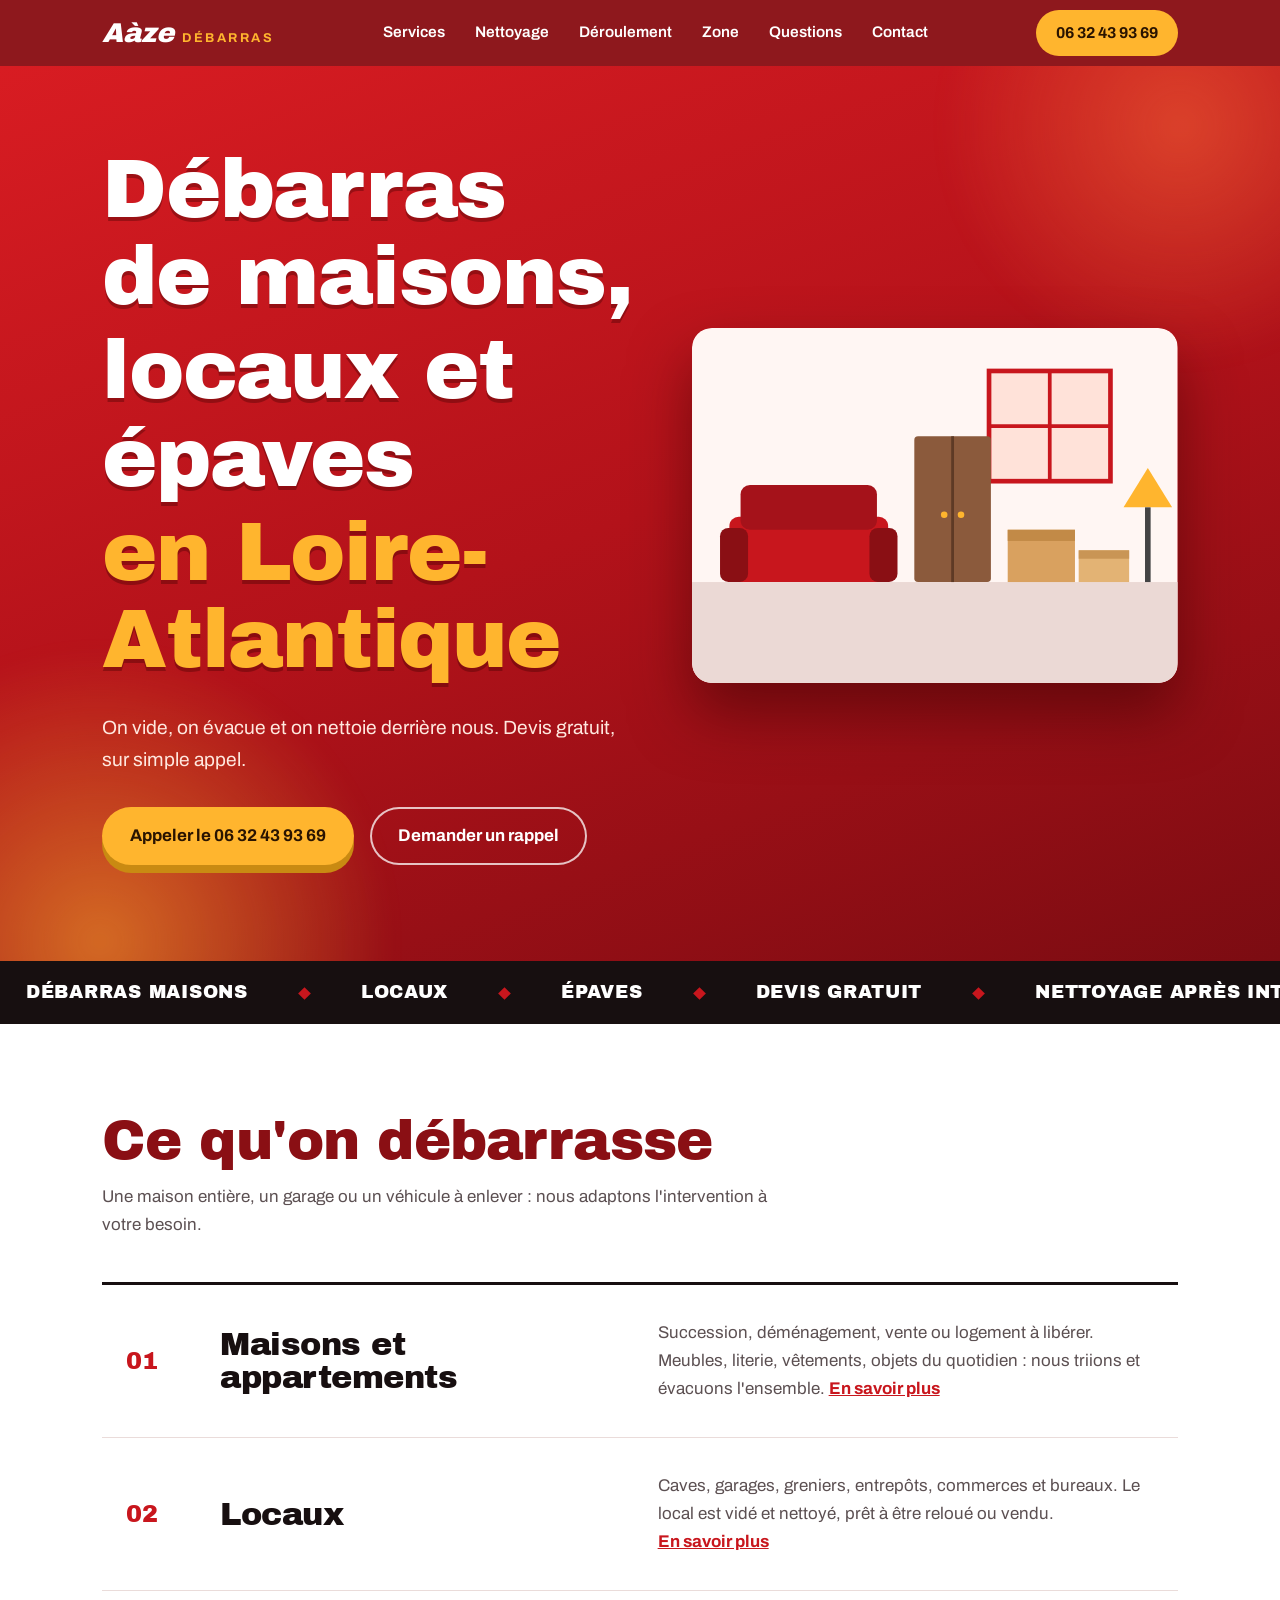
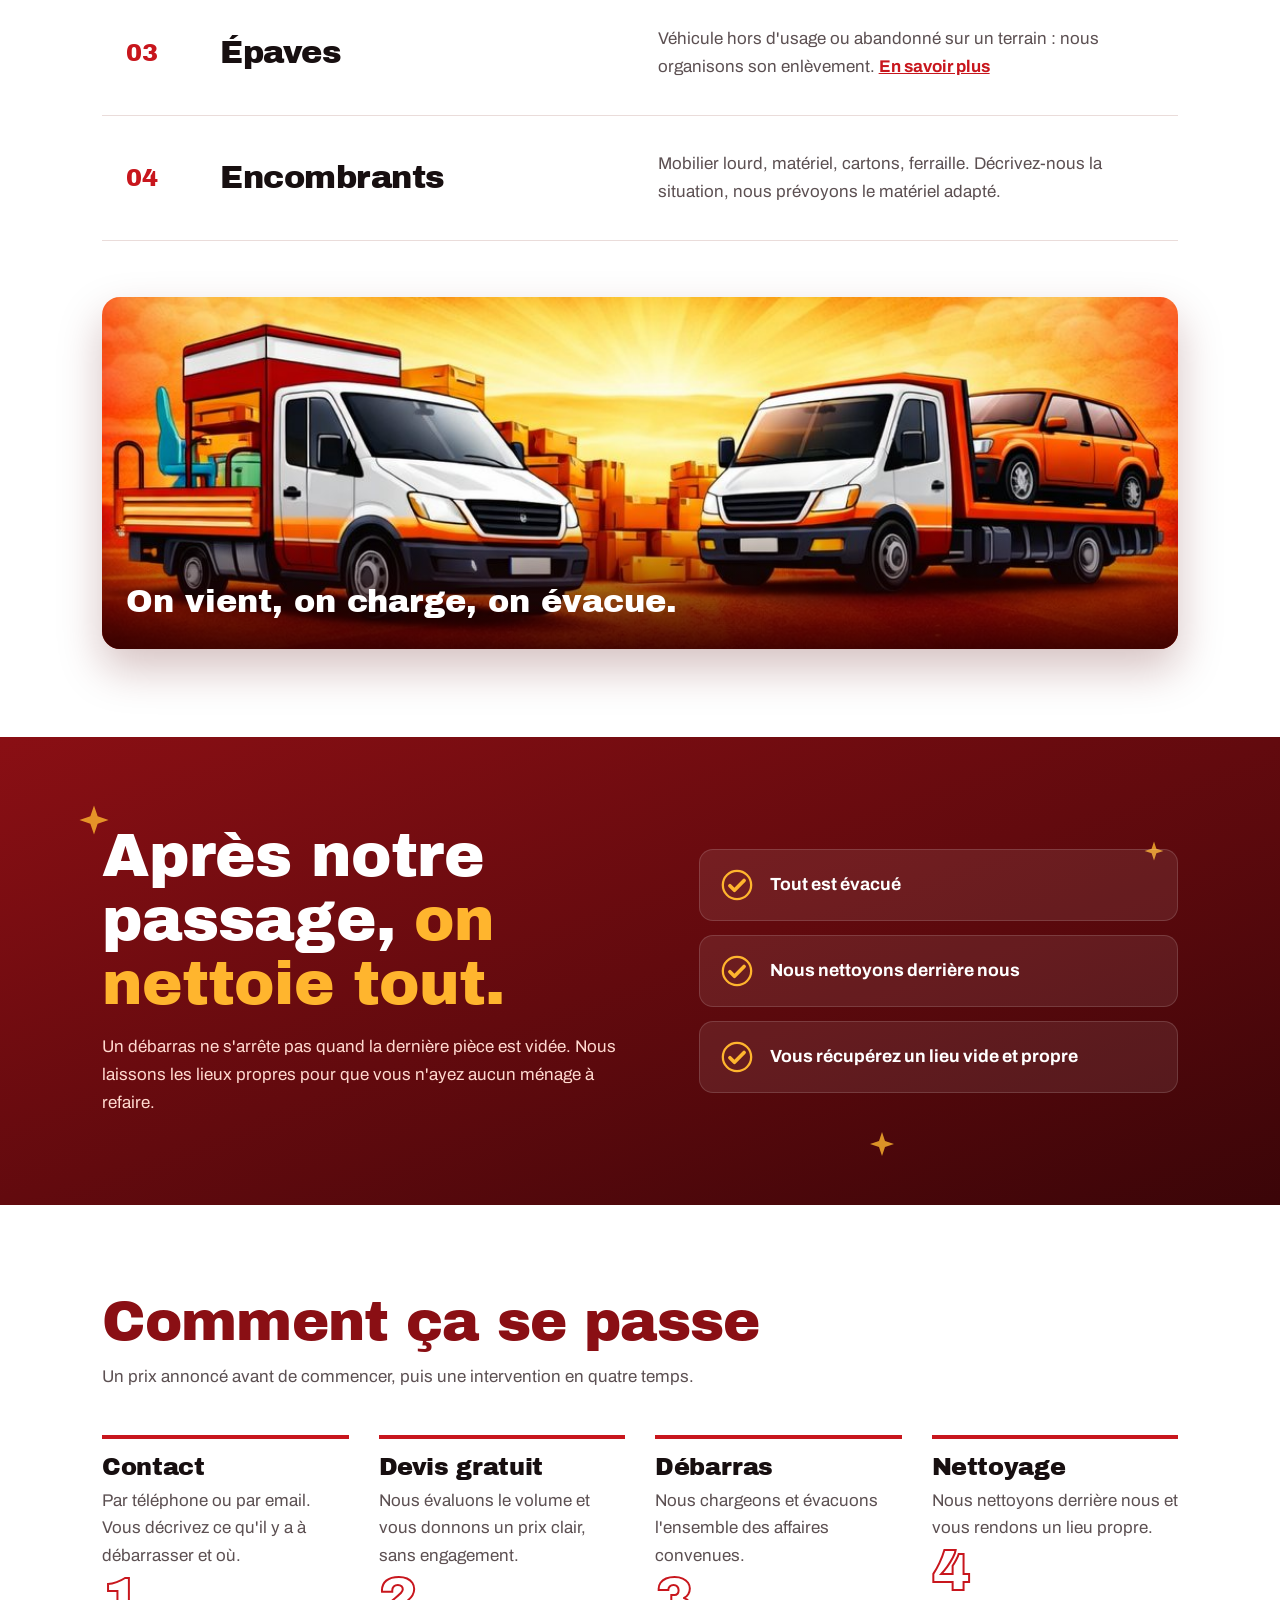
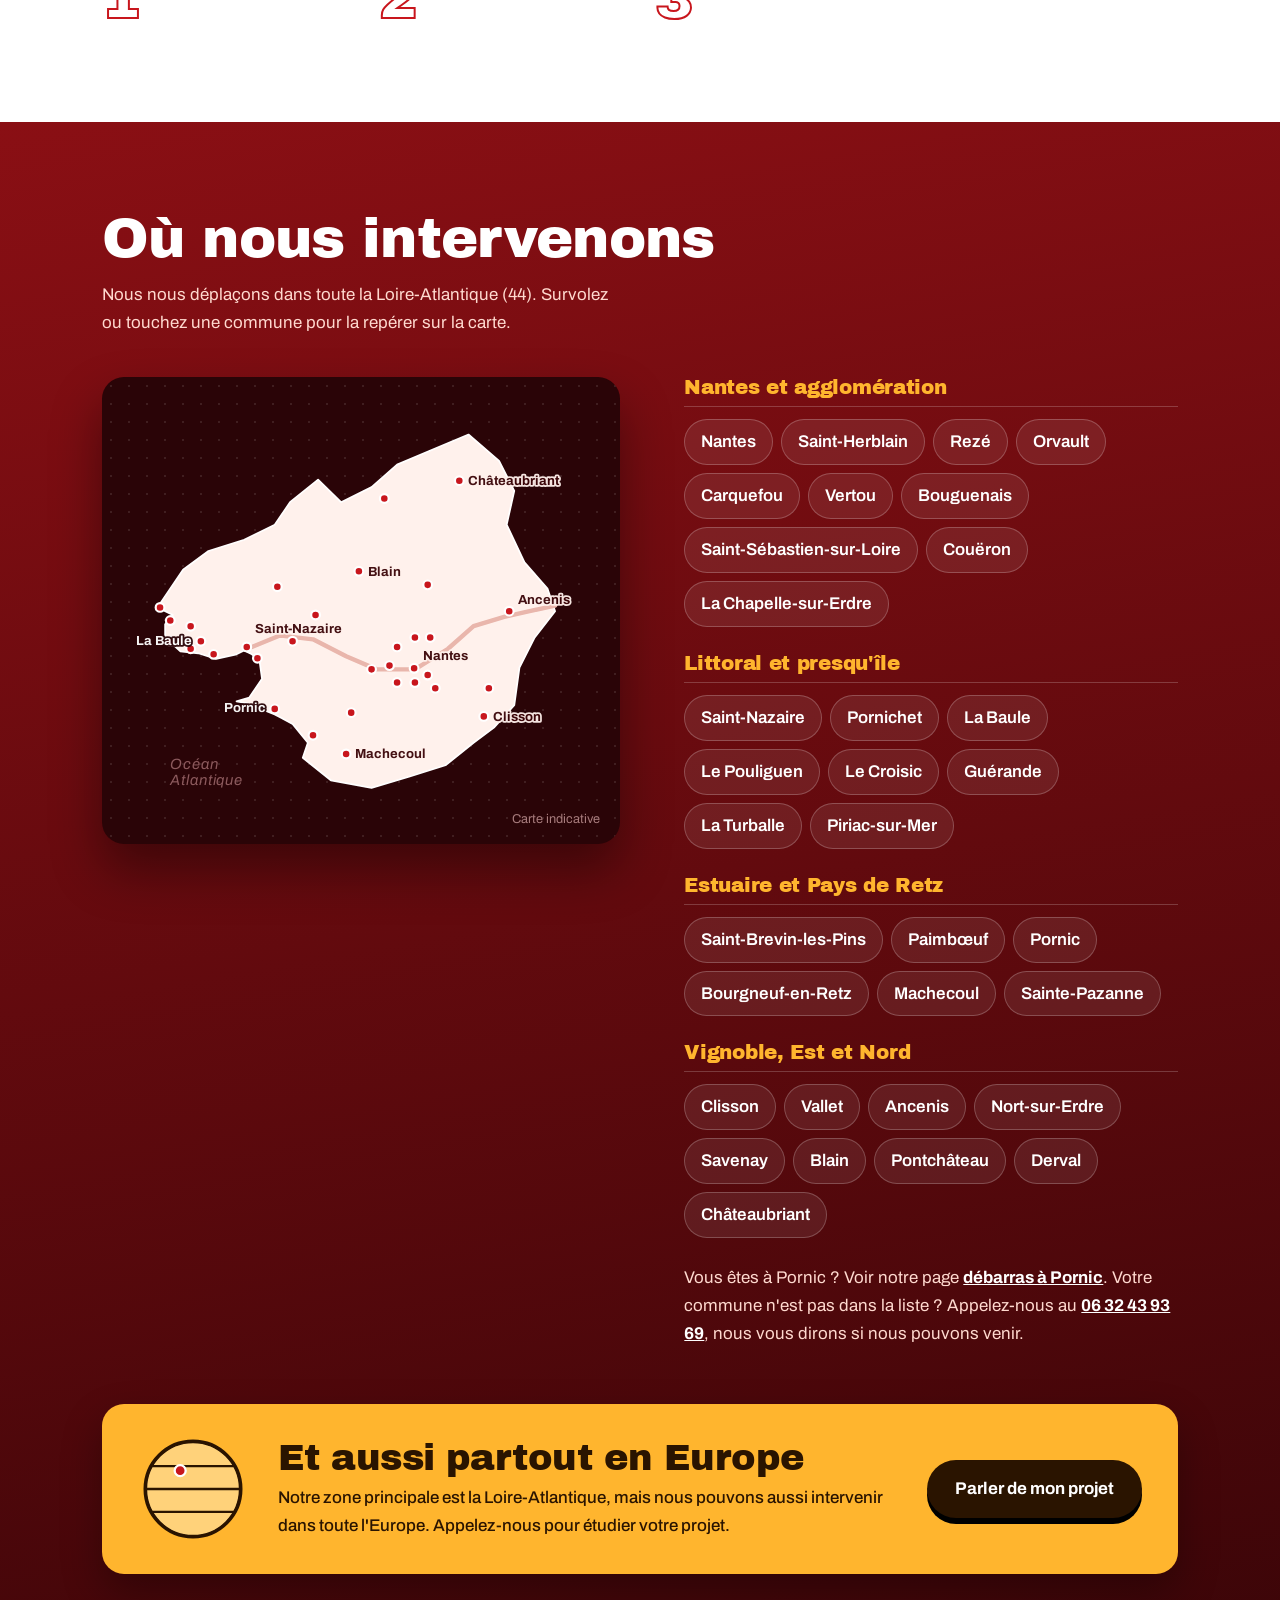
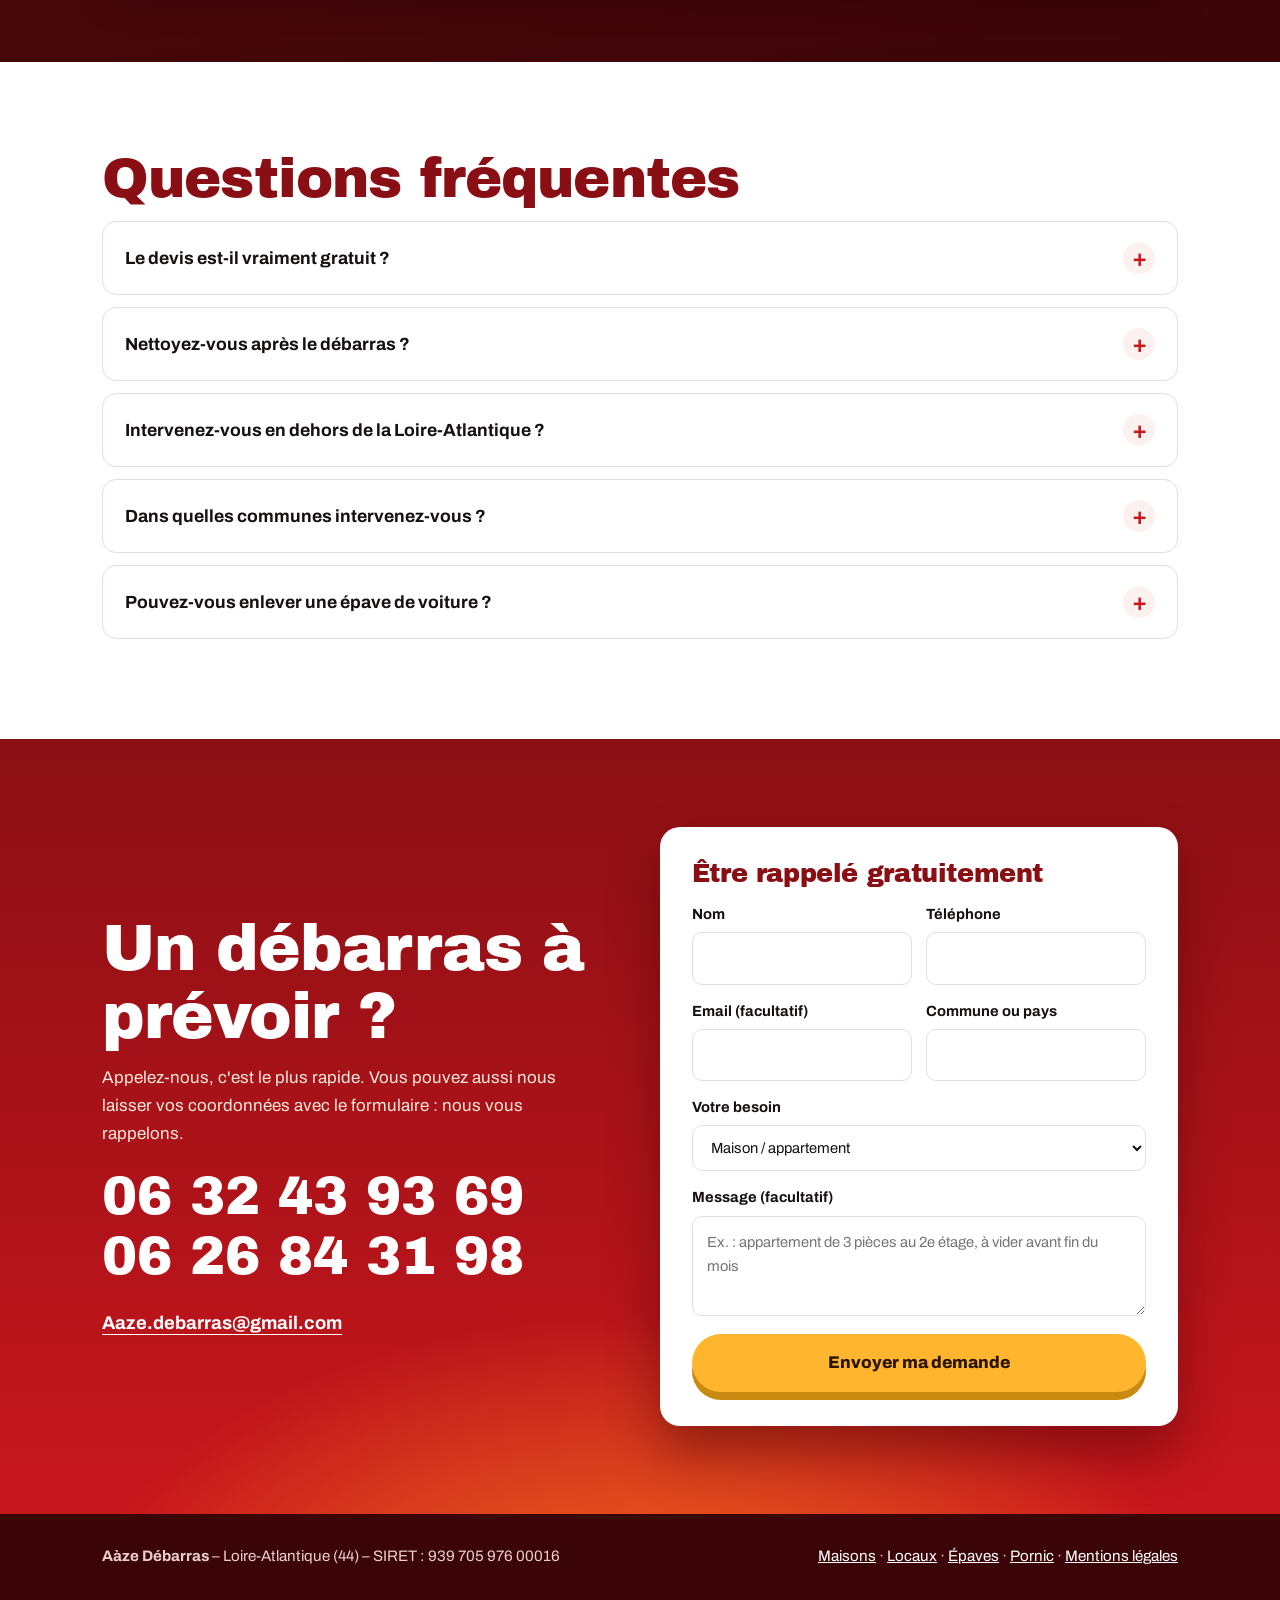
<file: index.html>
<!DOCTYPE html>
<html lang="fr">
<head>
<meta charset="utf-8">
<meta name="viewport" content="width=device-width, initial-scale=1">
<title>Débarras Nantes et Loire-Atlantique : maison, local, épave | Aàze</title>
<meta name="description" content="Débarras de maisons, locaux et épaves à Pornic, Nantes et partout en Loire-Atlantique. Nettoyage après intervention. Devis gratuit : 06 32 43 93 69.">
<meta name="robots" content="index, follow, max-image-preview:large">
<link rel="canonical" href="https://aaze-debarras.fr/">
<meta name="theme-color" content="#8A0F14">
<meta property="og:type" content="website">
<meta property="og:locale" content="fr_FR">
<meta property="og:site_name" content="Aàze Débarras">
<meta property="og:title" content="Débarras Nantes et Loire-Atlantique : maison, local, épave | Aàze">
<meta property="og:description" content="Devis gratuit. Débarras de maisons, locaux et épaves, avec nettoyage après intervention.">
<meta property="og:url" content="https://aaze-debarras.fr/">
<meta property="og:image" content="https://aaze-debarras.fr/og-image.jpg">
<meta property="og:image:width" content="1200">
<meta property="og:image:height" content="630">
<meta name="twitter:card" content="summary_large_image">
<link rel="icon" href="favicon.ico" sizes="any">
<link rel="icon" type="image/png" sizes="48x48" href="favicon-48.png">
<link rel="icon" type="image/png" sizes="192x192" href="favicon.png">
<link rel="apple-touch-icon" href="apple-touch-icon.png">
<link rel="preconnect" href="https://fonts.googleapis.com">
<link rel="preconnect" href="https://fonts.gstatic.com" crossorigin>
<link rel="stylesheet" href="https://fonts.googleapis.com/css2?family=Archivo:wght@400;600;700;800&family=Archivo+Black&display=swap">
<link rel="stylesheet" href="style.css">
<script>document.documentElement.classList.add('js')</script>
<script type="application/ld+json">{"@context": "https://schema.org", "@graph": [{"@type": "LocalBusiness", "@id": "https://aaze-debarras.fr/#entreprise", "name": "Aàze Débarras", "description": "Débarras de maisons, appartements, locaux et enlèvement d'épaves en Loire-Atlantique et dans toute l'Europe, avec nettoyage après intervention. Devis gratuit.", "url": "https://aaze-debarras.fr/", "image": "https://aaze-debarras.fr/og-image.jpg", "telephone": ["+33632439369", "+33626843198"], "email": "Aaze.debarras@gmail.com", "address": {"@type": "PostalAddress", "addressRegion": "Loire-Atlantique", "addressCountry": "FR"}, "areaServed": [{"@type": "AdministrativeArea", "name": "Loire-Atlantique"}, {"@type": "Place", "name": "Europe"}], "makesOffer": [{"@type": "Offer", "itemOffered": {"@type": "Service", "name": "Débarras de maisons et appartements"}}, {"@type": "Offer", "itemOffered": {"@type": "Service", "name": "Débarras de locaux, caves, garages et commerces"}}, {"@type": "Offer", "itemOffered": {"@type": "Service", "name": "Enlèvement d'épaves de véhicules"}}], "alternateName": ["Aaze Débarras", "Aze Débarras", "A à Z Débarras"]}, {"@type": "FAQPage", "mainEntity": [{"@type": "Question", "name": "Le devis est-il vraiment gratuit ?", "acceptedAnswer": {"@type": "Answer", "text": "Oui, le devis est gratuit et sans engagement. Appelez-nous ou écrivez-nous en décrivant ce qu'il y a à débarrasser."}}, {"@type": "Question", "name": "Nettoyez-vous après le débarras ?", "acceptedAnswer": {"@type": "Answer", "text": "Oui. Une fois tout évacué, nous nettoyons derrière nous : vous récupérez un lieu vide et propre."}}, {"@type": "Question", "name": "Intervenez-vous en dehors de la Loire-Atlantique ?", "acceptedAnswer": {"@type": "Answer", "text": "Oui, notre zone principale est la Loire-Atlantique, mais nous pouvons aussi intervenir dans toute l'Europe. Appelez-nous pour étudier votre projet."}}, {"@type": "Question", "name": "Dans quelles communes intervenez-vous ?", "acceptedAnswer": {"@type": "Answer", "text": "Dans tout le département de la Loire-Atlantique (44), notamment autour de Nantes, Saint-Nazaire, Rezé, Saint-Herblain ou Pornic."}}, {"@type": "Question", "name": "Pouvez-vous enlever une épave de voiture ?", "acceptedAnswer": {"@type": "Answer", "text": "Oui, nous organisons l'enlèvement des véhicules hors d'usage. Appelez-nous avec quelques détails sur le véhicule et son emplacement."}}]}]}</script>
</head>
<body>
<a class="skip" href="#contenu">Aller au contenu</a>
<header id="hd">
 <div class="wrap bar">
  <a class="logo" href="#top" aria-label="Aàze Débarras, accueil"><b>Aàze</b><span>Débarras</span></a>
  <nav aria-label="Navigation principale"><a href="#services">Services</a><a href="#nettoyage">Nettoyage</a><a href="#deroulement">Déroulement</a><a href="#zone">Zone</a><a href="#faq">Questions</a><a href="#contact">Contact</a></nav>
  <a class="btn head-tel" href="tel:+33632439369">06 32 43 93 69</a>
 </div>
</header>

<main id="contenu">
<div id="top" class="hero">
 <div class="wrap">
  <div>
   <h1><span class="l"><span>Débarras de maisons,</span></span><span class="l"><span>locaux et épaves</span></span><span class="l"><span>en Loire-Atlantique</span></span></h1>
   <p class="lead">On vide, on évacue et on nettoie derrière nous. Devis gratuit, sur simple appel.</p>
   <div class="cta">
    <a class="btn" href="tel:+33632439369">Appeler le 06 32 43 93 69</a>
    <a class="btn line" href="#contact">Demander un rappel</a>
   </div>
  </div>
  <svg class="room" viewBox="0 0 520 380" role="img" aria-label="Animation : une pièce encombrée se vide, puis devient propre">
<defs><clipPath id="rc"><rect width="520" height="380" rx="20"/></clipPath><linearGradient id="sh" x1="0" x2="1"><stop offset="0" stop-color="#fff" stop-opacity="0"/><stop offset=".5" stop-color="#fff" stop-opacity=".9"/><stop offset="1" stop-color="#fff" stop-opacity="0"/></linearGradient></defs>
<g clip-path="url(#rc)">
<rect width="520" height="380" fill="#FFF6F3"/>
<rect y="272" width="520" height="108" fill="#EBD9D5"/>
<rect x="318" y="46" width="130" height="118" fill="#FFE2D9" stroke="#C8161D" stroke-width="5"/><path d="M383 46v118M318 105h130" stroke="#C8161D" stroke-width="4"/>
<rect class="shine" x="0" y="280" width="520" height="14" fill="url(#sh)"/>
<g class="it"><rect x="40" y="202" width="170" height="70" rx="10" fill="#C8161D"/><rect x="30" y="214" width="30" height="58" rx="9" fill="#8A0F14"/><rect x="190" y="214" width="30" height="58" rx="9" fill="#8A0F14"/><rect x="52" y="168" width="146" height="48" rx="10" fill="#A5121A"/></g>
<g class="it b"><rect x="238" y="116" width="82" height="156" rx="4" fill="#8B5A3C"/><path d="M279 116v156" stroke="#5E3A25" stroke-width="3"/><circle cx="270" cy="200" r="3.5" fill="#FFB52E"/><circle cx="288" cy="200" r="3.5" fill="#FFB52E"/></g>
<g class="it c"><rect x="338" y="216" width="72" height="56" fill="#D9A15F"/><rect x="338" y="216" width="72" height="12" fill="#C28A47"/><rect x="414" y="238" width="54" height="34" fill="#E3B374"/><rect x="414" y="238" width="54" height="9" fill="#C99555"/></g>
<g class="it d"><path d="M488 150l-26 42h52z" fill="#FFB52E"/><rect x="485" y="192" width="6" height="80" fill="#444"/></g>
<g transform="translate(90 120) scale(1.3)"><path class="sp a" d="M0-12L3-3 12 0 3 3 0 12-3 3-12 0-3-3z" fill="#FFB52E"/></g><g transform="translate(250 90) scale(1)"><path class="sp b" d="M0-12L3-3 12 0 3 3 0 12-3 3-12 0-3-3z" fill="#C8161D"/></g><g transform="translate(420 215) scale(1.5)"><path class="sp c" d="M0-12L3-3 12 0 3 3 0 12-3 3-12 0-3-3z" fill="#FFB52E"/></g><g transform="translate(150 225) scale(1.1)"><path class="sp d" d="M0-12L3-3 12 0 3 3 0 12-3 3-12 0-3-3z" fill="#C8161D"/></g><g transform="translate(440 100) scale(1)"><path class="sp d" d="M0-12L3-3 12 0 3 3 0 12-3 3-12 0-3-3z" fill="#FFB52E"/></g>
<text class="done" x="260" y="338" text-anchor="middle" font-family="Archivo Black,Arial,sans-serif" font-size="26" fill="#8A0F14">Lieu vide et propre</text>
</g></svg>
 </div>
</div>

<div class="marq" aria-hidden="true"><div><span>Débarras maisons</span><span>Locaux</span><span>Épaves</span><span>Devis gratuit</span><span>Nettoyage après intervention</span><span>Loire-Atlantique</span><span>Toute l'Europe</span><span>Débarras maisons</span><span>Locaux</span><span>Épaves</span><span>Devis gratuit</span><span>Nettoyage après intervention</span><span>Loire-Atlantique</span><span>Toute l'Europe</span></div></div>

<section id="services">
 <div class="wrap">
  <h2 class="t rv">Ce qu'on débarrasse</h2>
  <p class="intro rv">Une maison entière, un garage ou un véhicule à enlever : nous adaptons l'intervention à votre besoin.</p>
  <div class="list">
   <div class="svc rv"><span class="n">01</span><h3>Maisons et appartements</h3><p>Succession, déménagement, vente ou logement à libérer. Meubles, literie, vêtements, objets du quotidien : nous triions et évacuons l'ensemble. <a class="more" href="debarras-maison-appartement.html">En savoir plus</a></p></div>
   <div class="svc rv"><span class="n">02</span><h3>Locaux</h3><p>Caves, garages, greniers, entrepôts, commerces et bureaux. Le local est vidé et nettoyé, prêt à être reloué ou vendu. <a class="more" href="debarras-local-cave-garage.html">En savoir plus</a></p></div>
   <div class="svc rv"><span class="n">03</span><h3>Épaves</h3><p>Véhicule hors d'usage ou abandonné sur un terrain : nous organisons son enlèvement. <a class="more" href="enlevement-epave.html">En savoir plus</a></p></div>
   <div class="svc rv"><span class="n">04</span><h3>Encombrants</h3><p>Mobilier lourd, matériel, cartons, ferraille. Décrivez-nous la situation, nous prévoyons le matériel adapté.</p></div>
  </div>
  <figure class="ban rv"><img src="camions.jpg" width="1024" height="335" loading="lazy" alt="Véhicules d'Aàze Débarras avec cartons, meubles et véhicule à enlever"><p>On vient, on charge, on évacue.</p></figure>
 </div>
</section>

<section id="nettoyage" class="clean">
 <svg class="star" style="left:6%;top:14%" width="34" height="34" viewBox="-14 -14 28 28" aria-hidden="true"><path d="M0-12L3-3 12 0 3 3 0 12-3 3-12 0-3-3z" fill="currentColor"/></svg><svg class="star" style="right:9%;top:22%" width="22" height="22" viewBox="-14 -14 28 28" aria-hidden="true"><path d="M0-12L3-3 12 0 3 3 0 12-3 3-12 0-3-3z" fill="currentColor"/></svg><svg class="star" style="right:30%;bottom:10%" width="28" height="28" viewBox="-14 -14 28 28" aria-hidden="true"><path d="M0-12L3-3 12 0 3 3 0 12-3 3-12 0-3-3z" fill="currentColor"/></svg>
 <div class="wrap">
  <div class="rv">
   <h2>Après notre passage, <em>on nettoie tout.</em></h2>
   <p>Un débarras ne s'arrête pas quand la dernière pièce est vidée. Nous laissons les lieux propres pour que vous n'ayez aucun ménage à refaire.</p>
  </div>
  <ul>
   <li class="rv"><svg viewBox="0 0 24 24" fill="none" stroke="#FFB52E" stroke-width="2.6" stroke-linecap="round" stroke-linejoin="round" aria-hidden="true"><circle cx="12" cy="12" r="10" stroke-width="1.6" stroke-dasharray="none" style="stroke-dashoffset:0"/><path d="M7 12.5l3.2 3.2L17 8.8"/></svg>Tout est évacué</li>
   <li class="rv" style="--d:.15s"><svg viewBox="0 0 24 24" fill="none" stroke="#FFB52E" stroke-width="2.6" stroke-linecap="round" stroke-linejoin="round" aria-hidden="true"><circle cx="12" cy="12" r="10" stroke-width="1.6" stroke-dasharray="none" style="stroke-dashoffset:0"/><path d="M7 12.5l3.2 3.2L17 8.8"/></svg>Nous nettoyons derrière nous</li>
   <li class="rv" style="--d:.3s"><svg viewBox="0 0 24 24" fill="none" stroke="#FFB52E" stroke-width="2.6" stroke-linecap="round" stroke-linejoin="round" aria-hidden="true"><circle cx="12" cy="12" r="10" stroke-width="1.6" stroke-dasharray="none" style="stroke-dashoffset:0"/><path d="M7 12.5l3.2 3.2L17 8.8"/></svg>Vous récupérez un lieu vide et propre</li>
  </ul>
 </div>
</section>

<section id="deroulement">
 <div class="wrap">
  <h2 class="t rv">Comment ça se passe</h2>
  <p class="intro rv">Un prix annoncé avant de commencer, puis une intervention en quatre temps.</p>
  <ol class="steps">
   <li class="rv" data-n="1"><h3>Contact</h3><p>Par téléphone ou par email. Vous décrivez ce qu'il y a à débarrasser et où.</p></li>
   <li class="rv" data-n="2" style="--d:.12s"><h3>Devis gratuit</h3><p>Nous évaluons le volume et vous donnons un prix clair, sans engagement.</p></li>
   <li class="rv" data-n="3" style="--d:.24s"><h3>Débarras</h3><p>Nous chargeons et évacuons l'ensemble des affaires convenues.</p></li>
   <li class="rv" data-n="4" style="--d:.36s"><h3>Nettoyage</h3><p>Nous nettoyons derrière nous et vous rendons un lieu propre.</p></li>
  </ol>
 </div>
</section>

<section id="zone" class="zone">
 <div class="wrap zgrid">
  <div class="zt rv">
   <h2>Où nous intervenons</h2>
   <p>Nous nous déplaçons dans toute la Loire-Atlantique (44). Survolez ou touchez une commune pour la repérer sur la carte.</p>
  </div>
  <div class="zm rv"><svg class="zsvg" viewBox="0 0 561 503" role="img" aria-label="Carte de la Loire-Atlantique avec les communes d'intervention">
<path class="land" d="M76.7 204.6 L56.2 234.7 L47.5 247.6 L65.0 256.2 L56.2 266.9 L56.2 282.0 L73.7 297.9 L94.2 300.1 L114.6 306.5 L137.9 301.3 L146.6 297.0 L155.4 301.3 L164.1 307.8 L167.1 329.3 L152.5 350.8 L137.9 355.1 L149.6 357.2 L181.6 370.1 L202.0 380.9 L219.5 402.4 L213.7 419.6 L245.8 445.4 L292.4 454.0 L336.2 441.1 L377.0 428.2 L409.1 402.4 L432.4 385.2 L455.7 359.4 L461.6 316.4 L479.1 282.0 L502.4 251.9 L493.7 226.1 L467.4 196.0 L447.0 153.0 L455.7 114.3 L438.3 79.9 L403.3 49.8 L362.4 67.0 L321.6 84.2 L292.4 110.0 L257.5 127.2 L231.2 101.4 L199.1 127.2 L181.6 153.0 L146.6 170.2 L105.8 183.1Z"/><path class="loire" d="M502.4 245.5 L473.2 251.9 L444.1 258.4 L409.1 269.1 L379.9 294.9 L342.0 318.5 L298.3 318.5 L263.3 303.5 L225.4 284.1 L187.5 279.8 L155.4 292.8"/>
<text class="sea-t" x="62" y="433">Océan</text><text class="sea-t" x="62" y="451">Atlantique</text>
<g class="pt" data-c="nantes" role="img" aria-label="Nantes"><circle class="pr" cx="341.1" cy="317.3" r="7"/><circle class="dt" cx="341.1" cy="317.3" r="5"/></g><g class="pt" data-c="herblain" role="img" aria-label="Saint-Herblain"><circle class="pr" cx="312.9" cy="314.2" r="7"/><circle class="dt" cx="312.9" cy="314.2" r="5"/></g><g class="pt" data-c="reze" role="img" aria-label="Rezé"><circle class="pr" cx="342.0" cy="333.6" r="7"/><circle class="dt" cx="342.0" cy="333.6" r="5"/></g><g class="pt" data-c="orvault" role="img" aria-label="Orvault"><circle class="pr" cx="321.6" cy="292.8" r="7"/><circle class="dt" cx="321.6" cy="292.8" r="5"/></g><g class="pt" data-c="carquefou" role="img" aria-label="Carquefou"><circle class="pr" cx="359.5" cy="282.0" r="7"/><circle class="dt" cx="359.5" cy="282.0" r="5"/></g><g class="pt" data-c="vertou" role="img" aria-label="Vertou"><circle class="pr" cx="365.3" cy="340.0" r="7"/><circle class="dt" cx="365.3" cy="340.0" r="5"/></g><g class="pt" data-c="bouguenais" role="img" aria-label="Bouguenais"><circle class="pr" cx="321.6" cy="333.6" r="7"/><circle class="dt" cx="321.6" cy="333.6" r="5"/></g><g class="pt" data-c="stsebastien" role="img" aria-label="Saint-Sébastien-sur-Loire"><circle class="pr" cx="356.6" cy="325.0" r="7"/><circle class="dt" cx="356.6" cy="325.0" r="5"/></g><g class="pt" data-c="coueron" role="img" aria-label="Couëron"><circle class="pr" cx="292.4" cy="318.5" r="7"/><circle class="dt" cx="292.4" cy="318.5" r="5"/></g><g class="pt" data-c="chapelle" role="img" aria-label="La Chapelle-sur-Erdre"><circle class="pr" cx="342.0" cy="282.0" r="7"/><circle class="dt" cx="342.0" cy="282.0" r="5"/></g><g class="pt" data-c="stnazaire" role="img" aria-label="Saint-Nazaire"><circle class="pr" cx="149.6" cy="292.8" r="7"/><circle class="dt" cx="149.6" cy="292.8" r="5"/></g><g class="pt" data-c="pornichet" role="img" aria-label="Pornichet"><circle class="pr" cx="111.7" cy="301.3" r="7"/><circle class="dt" cx="111.7" cy="301.3" r="5"/></g><g class="pt" data-c="labaule" role="img" aria-label="La Baule"><circle class="pr" cx="97.1" cy="286.3" r="7"/><circle class="dt" cx="97.1" cy="286.3" r="5"/></g><g class="pt" data-c="pouliguen" role="img" aria-label="Le Pouliguen"><circle class="pr" cx="85.4" cy="294.9" r="7"/><circle class="dt" cx="85.4" cy="294.9" r="5"/></g><g class="pt" data-c="croisic" role="img" aria-label="Le Croisic"><circle class="pr" cx="62.1" cy="286.3" r="7"/><circle class="dt" cx="62.1" cy="286.3" r="5"/></g><g class="pt" data-c="guerande" role="img" aria-label="Guérande"><circle class="pr" cx="85.4" cy="269.1" r="7"/><circle class="dt" cx="85.4" cy="269.1" r="5"/></g><g class="pt" data-c="turballe" role="img" aria-label="La Turballe"><circle class="pr" cx="62.1" cy="262.6" r="7"/><circle class="dt" cx="62.1" cy="262.6" r="5"/></g><g class="pt" data-c="piriac" role="img" aria-label="Piriac-sur-Mer"><circle class="pr" cx="50.4" cy="247.6" r="7"/><circle class="dt" cx="50.4" cy="247.6" r="5"/></g><g class="pt" data-c="stbrevin" role="img" aria-label="Saint-Brevin-les-Pins"><circle class="pr" cx="161.8" cy="305.7" r="7"/><circle class="dt" cx="161.8" cy="305.7" r="5"/></g><g class="pt" data-c="paimboeuf" role="img" aria-label="Paimbœuf"><circle class="pr" cx="202.0" cy="286.3" r="7"/><circle class="dt" cx="202.0" cy="286.3" r="5"/></g><g class="pt" data-c="pornic" role="img" aria-label="Pornic"><circle class="pr" cx="181.6" cy="363.7" r="7"/><circle class="dt" cx="181.6" cy="363.7" r="5"/></g><g class="pt" data-c="bourgneuf" role="img" aria-label="Bourgneuf-en-Retz"><circle class="pr" cx="225.4" cy="393.8" r="7"/><circle class="dt" cx="225.4" cy="393.8" r="5"/></g><g class="pt" data-c="machecoul" role="img" aria-label="Machecoul"><circle class="pr" cx="263.3" cy="415.3" r="7"/><circle class="dt" cx="263.3" cy="415.3" r="5"/></g><g class="pt" data-c="pazanne" role="img" aria-label="Sainte-Pazanne"><circle class="pr" cx="269.1" cy="368.0" r="7"/><circle class="dt" cx="269.1" cy="368.0" r="5"/></g><g class="pt" data-c="clisson" role="img" aria-label="Clisson"><circle class="pr" cx="420.8" cy="372.3" r="7"/><circle class="dt" cx="420.8" cy="372.3" r="5"/></g><g class="pt" data-c="vallet" role="img" aria-label="Vallet"><circle class="pr" cx="426.6" cy="340.0" r="7"/><circle class="dt" cx="426.6" cy="340.0" r="5"/></g><g class="pt" data-c="ancenis" role="img" aria-label="Ancenis"><circle class="pr" cx="449.9" cy="251.9" r="7"/><circle class="dt" cx="449.9" cy="251.9" r="5"/></g><g class="pt" data-c="nort" role="img" aria-label="Nort-sur-Erdre"><circle class="pr" cx="356.6" cy="221.8" r="7"/><circle class="dt" cx="356.6" cy="221.8" r="5"/></g><g class="pt" data-c="savenay" role="img" aria-label="Savenay"><circle class="pr" cx="228.3" cy="256.2" r="7"/><circle class="dt" cx="228.3" cy="256.2" r="5"/></g><g class="pt" data-c="blain" role="img" aria-label="Blain"><circle class="pr" cx="277.9" cy="206.3" r="7"/><circle class="dt" cx="277.9" cy="206.3" r="5"/></g><g class="pt" data-c="pontchateau" role="img" aria-label="Pontchâteau"><circle class="pr" cx="184.6" cy="223.9" r="7"/><circle class="dt" cx="184.6" cy="223.9" r="5"/></g><g class="pt" data-c="derval" role="img" aria-label="Derval"><circle class="pr" cx="307.0" cy="122.9" r="7"/><circle class="dt" cx="307.0" cy="122.9" r="5"/></g><g class="pt" data-c="chateaubriant" role="img" aria-label="Châteaubriant"><circle class="pr" cx="392.8" cy="102.7" r="7"/><circle class="dt" cx="392.8" cy="102.7" r="5"/></g><text class="lb land show" data-c="nantes" x="351.1" y="308.3" text-anchor="start">Nantes</text><text class="lb land" data-c="herblain" x="303.9" y="306.2" text-anchor="end">Saint-Herblain</text><text class="lb land" data-c="reze" x="352.0" y="343.6" text-anchor="start">Rezé</text><text class="lb land" data-c="orvault" x="312.6" y="286.8" text-anchor="end">Orvault</text><text class="lb land" data-c="carquefou" x="369.5" y="278.0" text-anchor="start">Carquefou</text><text class="lb land" data-c="vertou" x="375.3" y="350.0" text-anchor="start">Vertou</text><text class="lb land" data-c="bouguenais" x="312.6" y="345.6" text-anchor="end">Bouguenais</text><text class="lb land" data-c="stsebastien" x="366.6" y="335.0" text-anchor="start">Saint-Sébastien-sur-Loire</text><text class="lb land" data-c="coueron" x="283.4" y="330.5" text-anchor="end">Couëron</text><text class="lb land" data-c="chapelle" x="333.0" y="276.0" text-anchor="end">La Chapelle-sur-Erdre</text><text class="lb land show" data-c="stnazaire" x="159.6" y="276.8" text-anchor="start">Saint-Nazaire</text><text class="lb sea" data-c="pornichet" x="101.7" y="313.3" text-anchor="end">Pornichet</text><text class="lb sea show" data-c="labaule" x="87.1" y="290.3" text-anchor="end">La Baule</text><text class="lb sea" data-c="pouliguen" x="75.4" y="302.9" text-anchor="end">Le Pouliguen</text><text class="lb sea" data-c="croisic" x="52.1" y="290.3" text-anchor="end">Le Croisic</text><text class="lb sea" data-c="guerande" x="75.4" y="267.1" text-anchor="end">Guérande</text><text class="lb sea" data-c="turballe" x="52.1" y="266.6" text-anchor="end">La Turballe</text><text class="lb sea" data-c="piriac" x="40.4" y="251.6" text-anchor="end">Piriac-sur-Mer</text><text class="lb land" data-c="stbrevin" x="171.8" y="317.7" text-anchor="start">Saint-Brevin-les-Pins</text><text class="lb land" data-c="paimboeuf" x="212.0" y="278.3" text-anchor="start">Paimbœuf</text><text class="lb sea show" data-c="pornic" x="171.6" y="367.7" text-anchor="end">Pornic</text><text class="lb sea" data-c="bourgneuf" x="215.4" y="397.8" text-anchor="end">Bourgneuf-en-Retz</text><text class="lb land show" data-c="machecoul" x="273.3" y="420.3" text-anchor="start">Machecoul</text><text class="lb land" data-c="pazanne" x="279.1" y="373.0" text-anchor="start">Sainte-Pazanne</text><text class="lb land show" data-c="clisson" x="430.8" y="377.3" text-anchor="start">Clisson</text><text class="lb land" data-c="vallet" x="436.6" y="345.0" text-anchor="start">Vallet</text><text class="lb land show" data-c="ancenis" x="459.9" y="243.9" text-anchor="start">Ancenis</text><text class="lb land" data-c="nort" x="366.6" y="226.8" text-anchor="start">Nort-sur-Erdre</text><text class="lb land" data-c="savenay" x="219.3" y="250.2" text-anchor="end">Savenay</text><text class="lb land show" data-c="blain" x="287.9" y="211.3" text-anchor="start">Blain</text><text class="lb land" data-c="pontchateau" x="175.6" y="228.9" text-anchor="end">Pontchâteau</text><text class="lb land" data-c="derval" x="317.0" y="127.9" text-anchor="start">Derval</text><text class="lb land show" data-c="chateaubriant" x="402.8" y="107.7" text-anchor="start">Châteaubriant</text></svg><p class="zn">Carte indicative</p></div>
  <div class="zl"><div class="zg rv"><h3>Nantes et agglomération</h3><ul><li><button type="button" data-c="nantes">Nantes</button></li><li><button type="button" data-c="herblain">Saint-Herblain</button></li><li><button type="button" data-c="reze">Rezé</button></li><li><button type="button" data-c="orvault">Orvault</button></li><li><button type="button" data-c="carquefou">Carquefou</button></li><li><button type="button" data-c="vertou">Vertou</button></li><li><button type="button" data-c="bouguenais">Bouguenais</button></li><li><button type="button" data-c="stsebastien">Saint-Sébastien-sur-Loire</button></li><li><button type="button" data-c="coueron">Couëron</button></li><li><button type="button" data-c="chapelle">La Chapelle-sur-Erdre</button></li></ul></div><div class="zg rv"><h3>Littoral et presqu'île</h3><ul><li><button type="button" data-c="stnazaire">Saint-Nazaire</button></li><li><button type="button" data-c="pornichet">Pornichet</button></li><li><button type="button" data-c="labaule">La Baule</button></li><li><button type="button" data-c="pouliguen">Le Pouliguen</button></li><li><button type="button" data-c="croisic">Le Croisic</button></li><li><button type="button" data-c="guerande">Guérande</button></li><li><button type="button" data-c="turballe">La Turballe</button></li><li><button type="button" data-c="piriac">Piriac-sur-Mer</button></li></ul></div><div class="zg rv"><h3>Estuaire et Pays de Retz</h3><ul><li><button type="button" data-c="stbrevin">Saint-Brevin-les-Pins</button></li><li><button type="button" data-c="paimboeuf">Paimbœuf</button></li><li><button type="button" data-c="pornic">Pornic</button></li><li><button type="button" data-c="bourgneuf">Bourgneuf-en-Retz</button></li><li><button type="button" data-c="machecoul">Machecoul</button></li><li><button type="button" data-c="pazanne">Sainte-Pazanne</button></li></ul></div><div class="zg rv"><h3>Vignoble, Est et Nord</h3><ul><li><button type="button" data-c="clisson">Clisson</button></li><li><button type="button" data-c="vallet">Vallet</button></li><li><button type="button" data-c="ancenis">Ancenis</button></li><li><button type="button" data-c="nort">Nort-sur-Erdre</button></li><li><button type="button" data-c="savenay">Savenay</button></li><li><button type="button" data-c="blain">Blain</button></li><li><button type="button" data-c="pontchateau">Pontchâteau</button></li><li><button type="button" data-c="derval">Derval</button></li><li><button type="button" data-c="chateaubriant">Châteaubriant</button></li></ul></div><p class="zo rv">Vous êtes à Pornic ? Voir notre page <a href="debarras-pornic.html">débarras à Pornic</a>. Votre commune n'est pas dans la liste ? Appelez-nous au <a href="tel:+33632439369">06 32 43 93 69</a>, nous vous dirons si nous pouvons venir.</p></div>
 </div>
 <div class="wrap"><div class="eu rv">
   <svg class="globe" viewBox="0 0 120 120" aria-hidden="true"><defs><clipPath id="gc"><circle cx="60" cy="60" r="52"/></clipPath></defs>
<circle cx="60" cy="60" r="52" fill="#FFD27A" stroke="#2A1400" stroke-width="4"/>
<g clip-path="url(#gc)" fill="none" stroke="#2A1400" stroke-width="2.5"><path d="M0 35H120M0 60H120M0 85H120"/><ellipse class="mer" cx="60" cy="60" rx="52" ry="52"/><ellipse class="mer m2" cx="60" cy="60" rx="52" ry="52"/><ellipse class="mer m3" cx="60" cy="60" rx="52" ry="52"/></g>
<circle class="gpin" cx="46" cy="40" r="6" fill="#C8161D" stroke="#fff" stroke-width="2.5"/></svg>
   <div><h3>Et aussi partout en Europe</h3>
   <p>Notre zone principale est la Loire-Atlantique, mais nous pouvons aussi intervenir dans toute l'Europe. Appelez-nous pour étudier votre projet.</p></div>
   <a class="btn eu-btn" href="tel:+33632439369">Parler de mon projet</a>
  </div></div>
</section>

<section id="faq">
 <div class="wrap">
  <h2 class="t rv">Questions fréquentes</h2>
  <details class="rv"><summary>Le devis est-il vraiment gratuit ?</summary><p>Oui, le devis est gratuit et sans engagement. Appelez-nous ou écrivez-nous en décrivant ce qu'il y a à débarrasser.</p></details><details class="rv"><summary>Nettoyez-vous après le débarras ?</summary><p>Oui. Une fois tout évacué, nous nettoyons derrière nous : vous récupérez un lieu vide et propre.</p></details><details class="rv"><summary>Intervenez-vous en dehors de la Loire-Atlantique ?</summary><p>Oui, notre zone principale est la Loire-Atlantique, mais nous pouvons aussi intervenir dans toute l'Europe. Appelez-nous pour étudier votre projet.</p></details><details class="rv"><summary>Dans quelles communes intervenez-vous ?</summary><p>Dans tout le département de la Loire-Atlantique (44), notamment autour de Nantes, Saint-Nazaire, Rezé, Saint-Herblain ou Pornic.</p></details><details class="rv"><summary>Pouvez-vous enlever une épave de voiture ?</summary><p>Oui, nous organisons l'enlèvement des véhicules hors d'usage. Appelez-nous avec quelques détails sur le véhicule et son emplacement.</p></details>
 </div>
</section>

<section id="contact" class="contact">
 <div class="wrap cgrid">
  <div class="rv">
   <h2>Un débarras à prévoir ?</h2>
   <p>Appelez-nous, c'est le plus rapide. Vous pouvez aussi nous laisser vos coordonnées avec le formulaire : nous vous rappelons.</p>
   <div class="nums"><a href="tel:+33632439369">06 32 43 93 69</a><a href="tel:+33626843198">06 26 84 31 98</a></div>
   <a class="mailink" href="mailto:Aaze.debarras@gmail.com">Aaze.debarras@gmail.com</a>
  </div>
  <form class="form rv" id="cf" action="https://formsubmit.co/Aaze.debarras@gmail.com" method="POST">
   <h3>Être rappelé gratuitement</h3>
   <div class="f2">
    <label>Nom<input type="text" name="nom" required autocomplete="name"></label>
    <label>Téléphone<input type="tel" name="telephone" required autocomplete="tel" inputmode="tel"></label>
   </div>
   <div class="f2">
    <label>Email (facultatif)<input type="email" name="email" autocomplete="email" inputmode="email"></label>
    <label>Commune ou pays<input type="text" name="commune" autocomplete="address-level2"></label>
   </div>
   <label>Votre besoin<select name="besoin"><option>Maison / appartement</option><option>Local, cave, garage</option><option>Épave</option><option>Autre</option></select></label>
   <label>Message (facultatif)<textarea name="message" rows="3" placeholder="Ex. : appartement de 3 pièces au 2e étage, à vider avant fin du mois"></textarea></label>
   <input type="hidden" name="_subject" value="Nouvelle demande de devis - Aàze Débarras">
   <input type="hidden" name="_template" value="table">
   <input type="text" name="_honey" style="display:none" tabindex="-1" autocomplete="off">
   <button class="btn" type="submit">Envoyer ma demande</button>
   <p class="ok" role="status" hidden>Merci, votre demande est bien envoyée. Nous vous rappelons rapidement.</p>
   <p class="ko" role="alert" hidden>L'envoi a échoué. Appelez-nous au 06 32 43 93 69 ou écrivez à Aaze.debarras@gmail.com.</p>
  </form>
 </div>
</section>
</main>

<footer>
 <div class="wrap">
  <div><strong>Aàze Débarras</strong> – Loire-Atlantique (44) – SIRET : 939 705 976 00016</div>
  <div><a href="debarras-maison-appartement.html">Maisons</a> · <a href="debarras-local-cave-garage.html">Locaux</a> · <a href="enlevement-epave.html">Épaves</a> · <a href="debarras-pornic.html">Pornic</a> · <a href="mentions-legales.html">Mentions légales</a></div>
 </div>
</footer>

<div class="callbar"><a href="tel:+33632439369">Appeler le 06 32 43 93 69</a></div>

<script>
(function(){
 var hd=document.getElementById('hd');
 function s(){hd.classList.toggle('sc',window.scrollY>20)}
 s();window.addEventListener('scroll',s,{passive:true});

 function zset(id,on){document.querySelectorAll('[data-c="'+id+'"]').forEach(function(e){e.classList.toggle('on',on)})}
 document.querySelectorAll('.zone [data-c]').forEach(function(e){var id=e.getAttribute('data-c');
  ['mouseenter','focus'].forEach(function(t){e.addEventListener(t,function(){zset(id,true)})});
  ['mouseleave','blur'].forEach(function(t){e.addEventListener(t,function(){zset(id,false)})})});
 var els=document.querySelectorAll('.rv');
 if(!('IntersectionObserver' in window)){els.forEach(function(e){e.classList.add('in')});return}
 var io=new IntersectionObserver(function(es){es.forEach(function(e){if(e.isIntersecting){e.target.classList.add('in');io.unobserve(e.target)}})},{threshold:.15,rootMargin:'0px 0px -6% 0px'});
 els.forEach(function(e){io.observe(e)});
 var f=document.getElementById('cf');
 if(f&&window.fetch){f.addEventListener('submit',function(ev){
  ev.preventDefault();
  var b=f.querySelector('button'),ok=f.querySelector('.ok'),ko=f.querySelector('.ko');
  b.disabled=true;b.textContent='Envoi en cours…';ko.hidden=true;
  fetch('https://formsubmit.co/ajax/Aaze.debarras@gmail.com',{method:'POST',headers:{'Accept':'application/json'},body:new FormData(f)})
  .then(function(r){if(!r.ok)throw 0;return r.json()})
  .then(function(){f.reset();ok.hidden=false;b.textContent='Demande envoyée'})
  .catch(function(){ko.hidden=false;b.disabled=false;b.textContent='Envoyer ma demande'});
 })}
})();
</script>
</body>
</html>
</file>
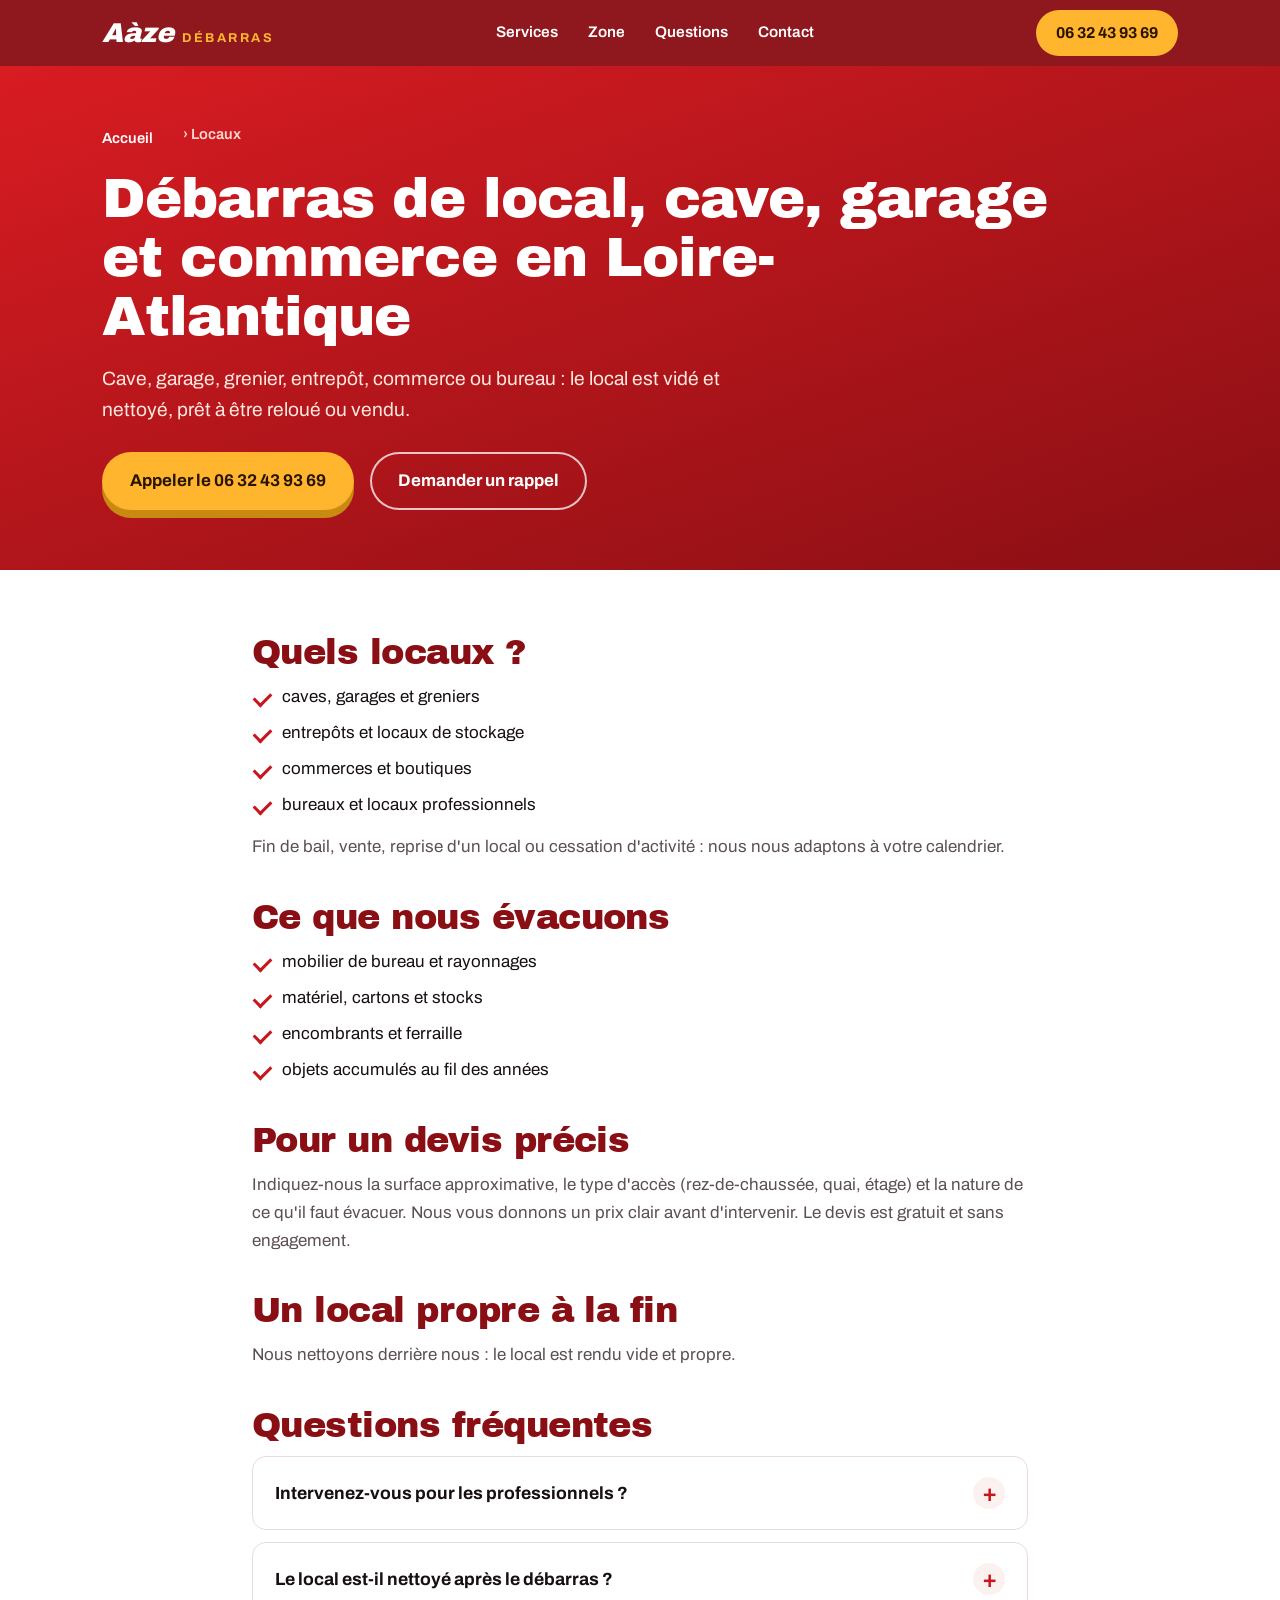
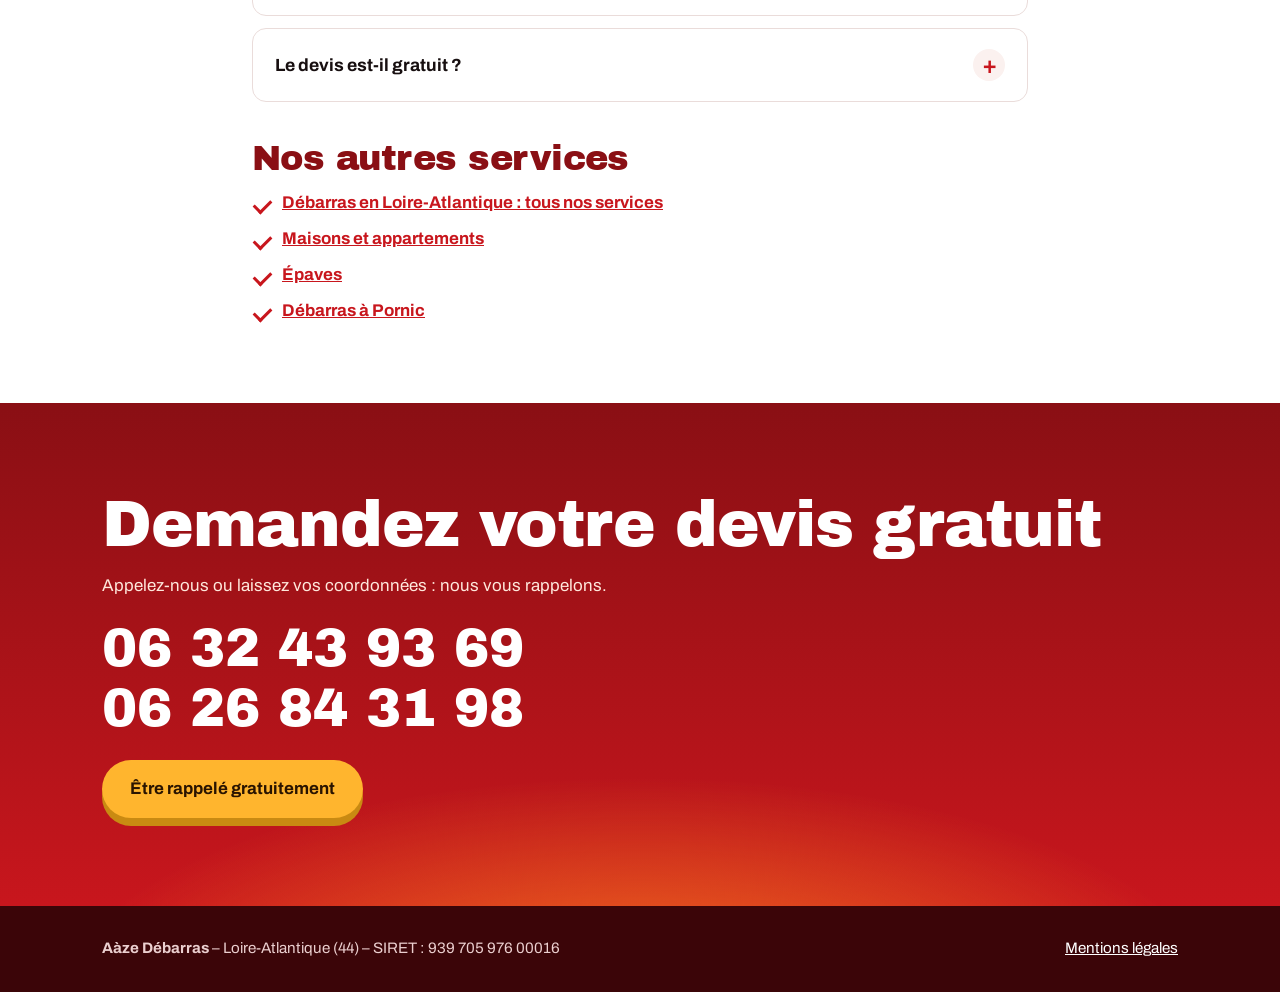
<file: debarras-local-cave-garage.html>
<!DOCTYPE html>
<html lang="fr">
<head>
<meta charset="utf-8">
<meta name="viewport" content="width=device-width, initial-scale=1">
<title>Débarras local, cave et garage en Loire-Atlantique | Aàze Débarras</title>
<meta name="description" content="Débarras de cave, garage, grenier, entrepôt, commerce ou bureau en Loire-Atlantique. Local vidé et nettoyé. Devis gratuit, appelez Aàze Débarras.">
<meta name="robots" content="index, follow, max-image-preview:large">
<link rel="canonical" href="https://aaze-debarras.fr/debarras-local-cave-garage.html">
<meta name="theme-color" content="#8A0F14">
<meta property="og:type" content="website">
<meta property="og:locale" content="fr_FR">
<meta property="og:site_name" content="Aàze Débarras">
<meta property="og:title" content="Débarras local, cave et garage en Loire-Atlantique | Aàze Débarras">
<meta property="og:description" content="Débarras de cave, garage, grenier, entrepôt, commerce ou bureau en Loire-Atlantique. Local vidé et nettoyé. Devis gratuit, appelez Aàze Débarras.">
<meta property="og:url" content="https://aaze-debarras.fr/debarras-local-cave-garage.html">
<meta property="og:image" content="https://aaze-debarras.fr/og-image.jpg">
<meta property="og:image:width" content="1200">
<meta property="og:image:height" content="630">
<meta name="twitter:card" content="summary_large_image">
<link rel="icon" href="favicon.ico" sizes="any">
<link rel="icon" type="image/png" sizes="48x48" href="favicon-48.png">
<link rel="icon" type="image/png" sizes="192x192" href="favicon.png">
<link rel="apple-touch-icon" href="apple-touch-icon.png">
<link rel="preconnect" href="https://fonts.googleapis.com">
<link rel="preconnect" href="https://fonts.gstatic.com" crossorigin>
<link rel="stylesheet" href="https://fonts.googleapis.com/css2?family=Archivo:wght@400;600;700;800&family=Archivo+Black&display=swap">
<link rel="stylesheet" href="style.css">
<script type="application/ld+json">{"@context": "https://schema.org", "@graph": [{"@type": "Service", "name": "Débarras de local, cave, garage et commerce en Loire-Atlantique", "serviceType": "Locaux", "url": "https://aaze-debarras.fr/debarras-local-cave-garage.html", "description": "Débarras de cave, garage, grenier, entrepôt, commerce ou bureau en Loire-Atlantique. Local vidé et nettoyé. Devis gratuit, appelez Aàze Débarras.", "areaServed": {"@type": "AdministrativeArea", "name": "Loire-Atlantique"}, "provider": {"@id": "https://aaze-debarras.fr/#entreprise"}}, {"@type": "BreadcrumbList", "itemListElement": [{"@type": "ListItem", "position": 1, "name": "Accueil", "item": "https://aaze-debarras.fr/"}, {"@type": "ListItem", "position": 2, "name": "Locaux", "item": "https://aaze-debarras.fr/debarras-local-cave-garage.html"}]}, {"@type": "FAQPage", "mainEntity": [{"@type": "Question", "name": "Intervenez-vous pour les professionnels ?", "acceptedAnswer": {"@type": "Answer", "text": "Oui, nous débarrassons aussi les commerces, entrepôts et bureaux. Appelez-nous pour décrire votre besoin."}}, {"@type": "Question", "name": "Le local est-il nettoyé après le débarras ?", "acceptedAnswer": {"@type": "Answer", "text": "Oui, nous nettoyons derrière nous une fois le local vidé."}}, {"@type": "Question", "name": "Le devis est-il gratuit ?", "acceptedAnswer": {"@type": "Answer", "text": "Oui, il est gratuit et sans engagement."}}]}]}</script>
</head>
<body>
<header><div class="wrap bar"><a class="logo" href="index.html" aria-label="Aàze Débarras, accueil"><b>Aàze</b><span>Débarras</span></a><nav aria-label="Navigation principale"><a href="index.html#services">Services</a><a href="index.html#zone">Zone</a><a href="index.html#faq">Questions</a><a href="index.html#contact">Contact</a></nav><a class="btn head-tel" href="tel:+33632439369">06 32 43 93 69</a></div></header>
<main>
<div class="ph"><div class="wrap">
 <nav class="bc" aria-label="Fil d'Ariane"><a href="index.html">Accueil</a> › Locaux</nav>
 <h1>Débarras de local, cave, garage et commerce en Loire-Atlantique</h1>
 <p class="lead">Cave, garage, grenier, entrepôt, commerce ou bureau : le local est vidé et nettoyé, prêt à être reloué ou vendu.</p>
 <div class="cta"><a class="btn" href="tel:+33632439369">Appeler le 06 32 43 93 69</a><a class="btn line" href="index.html#contact">Demander un rappel</a></div>
</div></div>
<section class="pc"><div class="wrap narrow">
<h2>Quels locaux ?</h2>
<ul><li>caves, garages et greniers</li><li>entrepôts et locaux de stockage</li><li>commerces et boutiques</li><li>bureaux et locaux professionnels</li></ul>
<p>Fin de bail, vente, reprise d'un local ou cessation d'activité : nous nous adaptons à votre calendrier.</p>
<h2>Ce que nous évacuons</h2>
<ul><li>mobilier de bureau et rayonnages</li><li>matériel, cartons et stocks</li><li>encombrants et ferraille</li><li>objets accumulés au fil des années</li></ul>
<h2>Pour un devis précis</h2>
<p>Indiquez-nous la surface approximative, le type d'accès (rez-de-chaussée, quai, étage) et la nature de ce qu'il faut évacuer. Nous vous donnons un prix clair avant d'intervenir. Le devis est gratuit et sans engagement.</p>
<h2>Un local propre à la fin</h2>
<p>Nous nettoyons derrière nous : le local est rendu vide et propre.</p>
<h2>Questions fréquentes</h2>
<details><summary>Intervenez-vous pour les professionnels ?</summary><p>Oui, nous débarrassons aussi les commerces, entrepôts et bureaux. Appelez-nous pour décrire votre besoin.</p></details><details><summary>Le local est-il nettoyé après le débarras ?</summary><p>Oui, nous nettoyons derrière nous une fois le local vidé.</p></details><details><summary>Le devis est-il gratuit ?</summary><p>Oui, il est gratuit et sans engagement.</p></details>
<h2>Nos autres services</h2>
<ul class="oth"><li><a href="index.html">Débarras en Loire-Atlantique : tous nos services</a></li><li><a href="debarras-maison-appartement.html">Maisons et appartements</a></li><li><a href="enlevement-epave.html">Épaves</a></li><li><a href="debarras-pornic.html">Débarras à Pornic</a></li></ul>
</div></section>
<section class="contact"><div class="wrap">
 <h2>Demandez votre devis gratuit</h2>
 <p>Appelez-nous ou laissez vos coordonnées : nous vous rappelons.</p>
 <div class="nums"><a href="tel:+33632439369">06 32 43 93 69</a><a href="tel:+33626843198">06 26 84 31 98</a></div>
 <a class="btn" href="index.html#contact">Être rappelé gratuitement</a>
</div></section>
</main>
<footer><div class="wrap"><div><strong>Aàze Débarras</strong> – Loire-Atlantique (44) – SIRET : 939 705 976 00016</div><div><a href="mentions-legales.html">Mentions légales</a></div></div></footer>
<div class="callbar"><a href="tel:+33632439369">Appeler le 06 32 43 93 69</a></div>
</body>
</html>
</file>
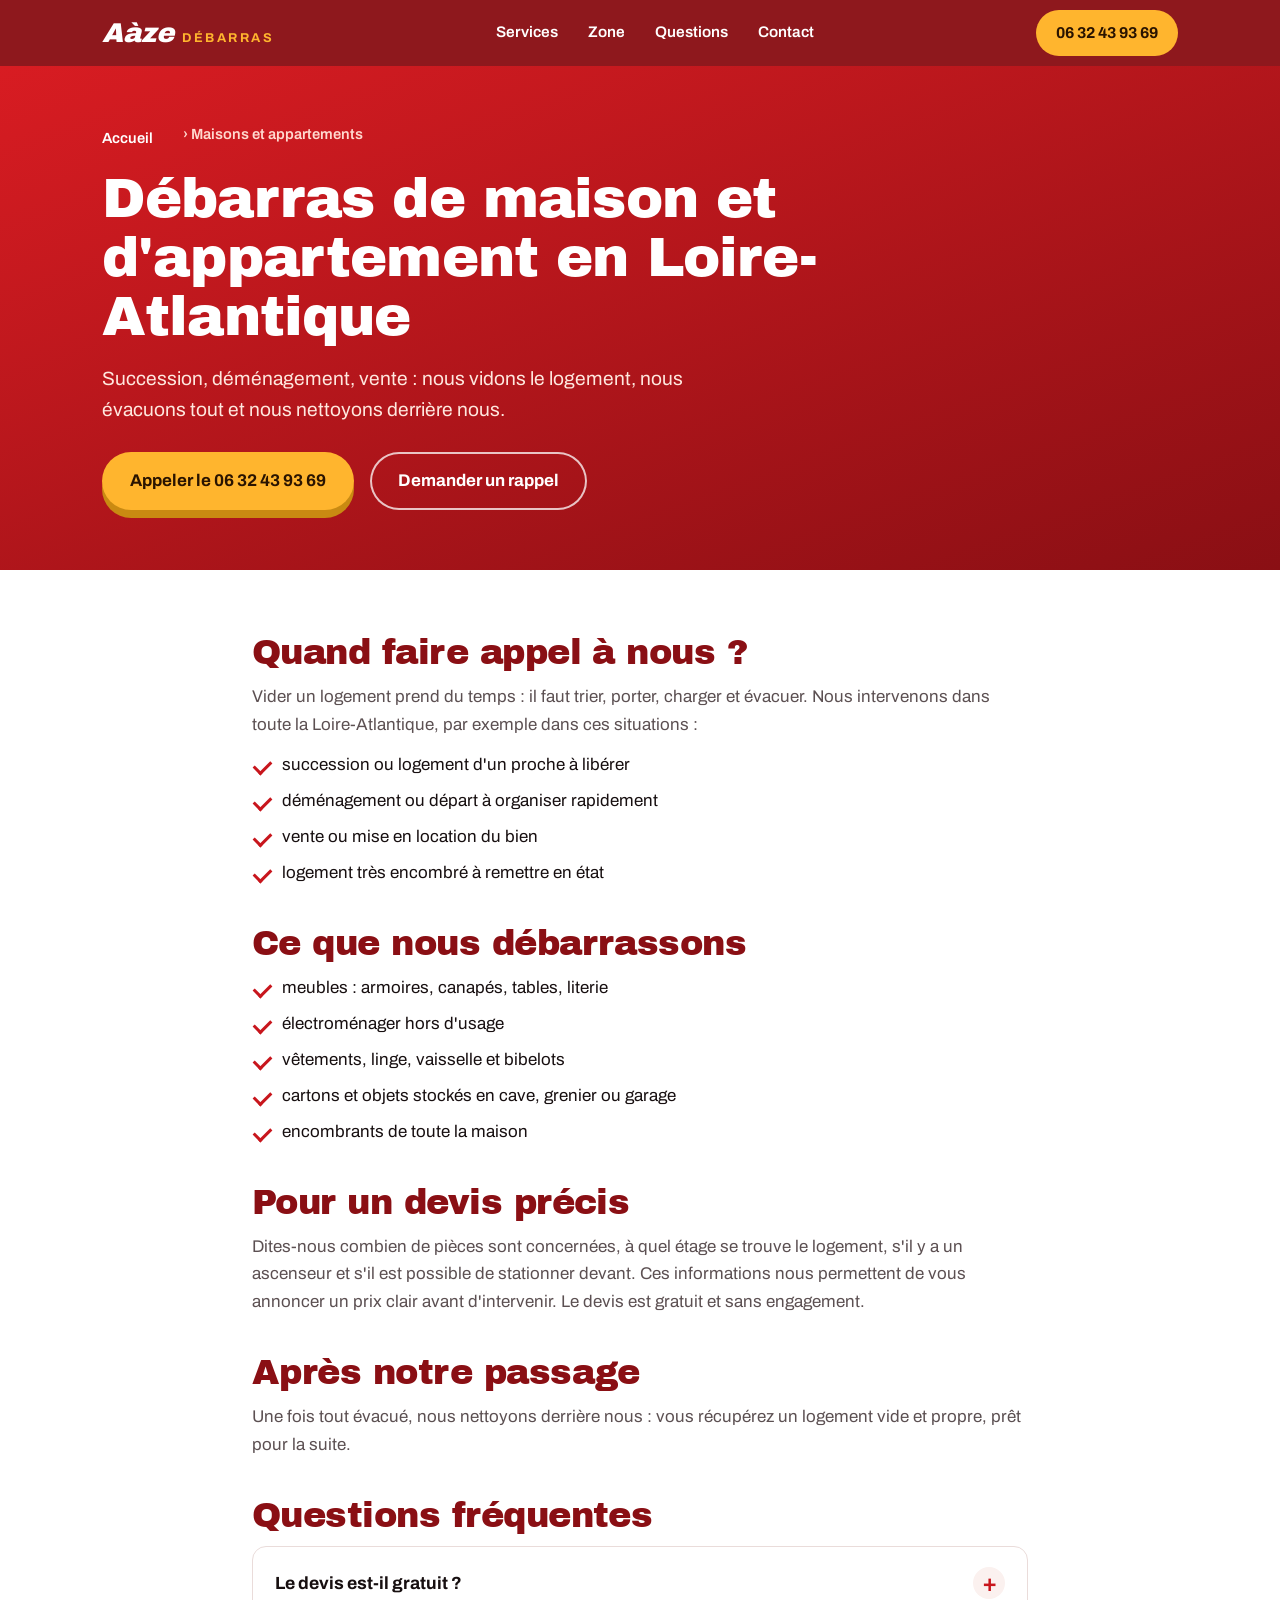
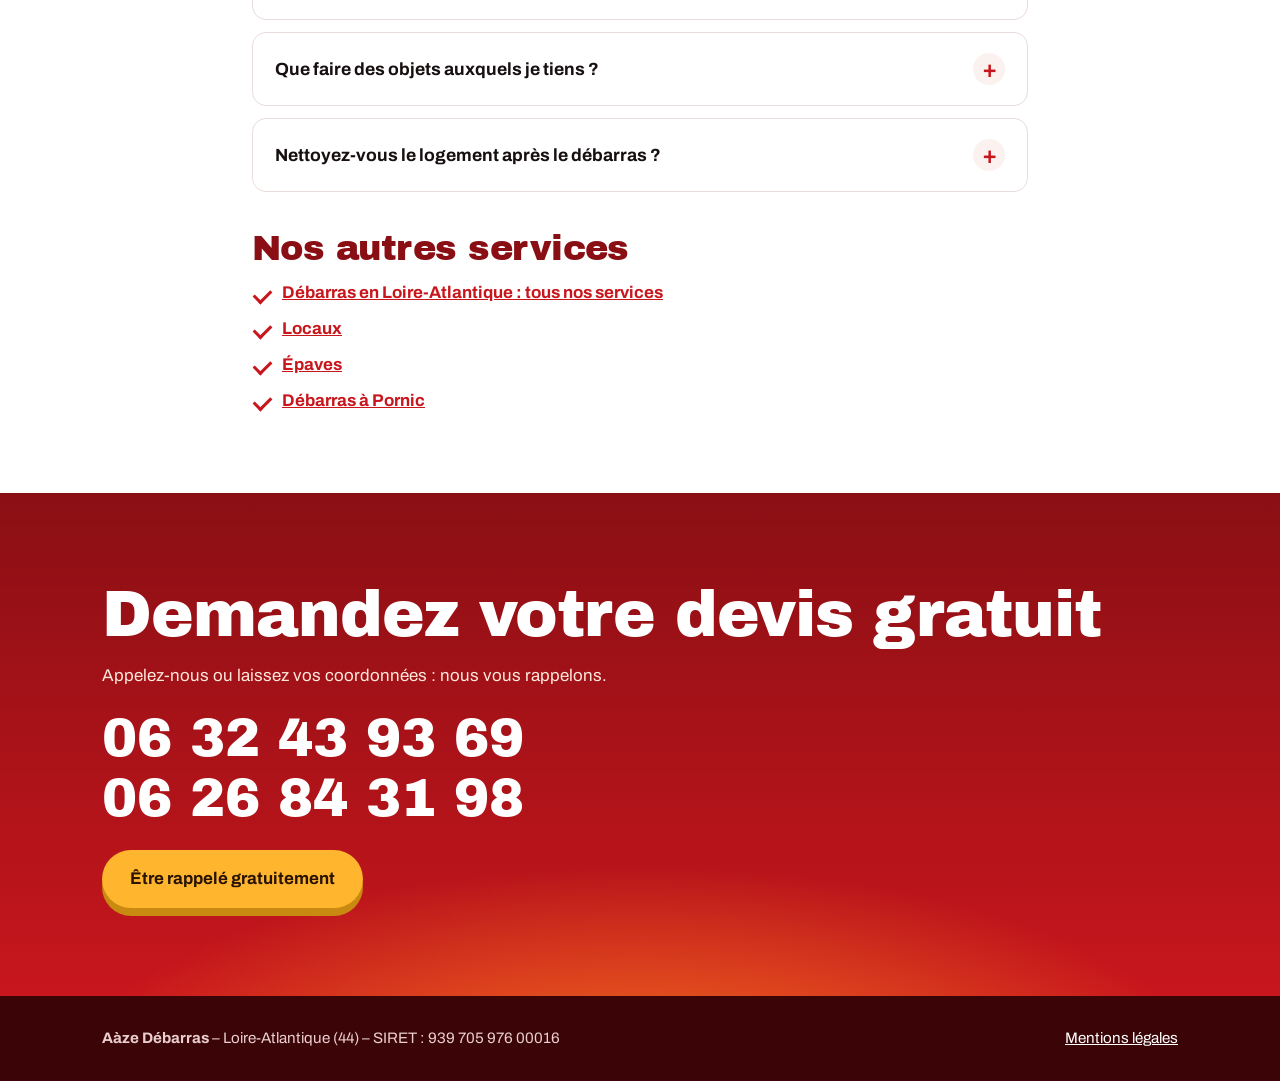
<file: debarras-maison-appartement.html>
<!DOCTYPE html>
<html lang="fr">
<head>
<meta charset="utf-8">
<meta name="viewport" content="width=device-width, initial-scale=1">
<title>Débarras maison et appartement en Loire-Atlantique | Aàze Débarras</title>
<meta name="description" content="Débarras de maison ou d'appartement en Loire-Atlantique : succession, déménagement, vente. Nous évacuons et nettoyons derrière nous. Devis gratuit.">
<meta name="robots" content="index, follow, max-image-preview:large">
<link rel="canonical" href="https://aaze-debarras.fr/debarras-maison-appartement.html">
<meta name="theme-color" content="#8A0F14">
<meta property="og:type" content="website">
<meta property="og:locale" content="fr_FR">
<meta property="og:site_name" content="Aàze Débarras">
<meta property="og:title" content="Débarras maison et appartement en Loire-Atlantique | Aàze Débarras">
<meta property="og:description" content="Débarras de maison ou d'appartement en Loire-Atlantique : succession, déménagement, vente. Nous évacuons et nettoyons derrière nous. Devis gratuit.">
<meta property="og:url" content="https://aaze-debarras.fr/debarras-maison-appartement.html">
<meta property="og:image" content="https://aaze-debarras.fr/og-image.jpg">
<meta property="og:image:width" content="1200">
<meta property="og:image:height" content="630">
<meta name="twitter:card" content="summary_large_image">
<link rel="icon" href="favicon.ico" sizes="any">
<link rel="icon" type="image/png" sizes="48x48" href="favicon-48.png">
<link rel="icon" type="image/png" sizes="192x192" href="favicon.png">
<link rel="apple-touch-icon" href="apple-touch-icon.png">
<link rel="preconnect" href="https://fonts.googleapis.com">
<link rel="preconnect" href="https://fonts.gstatic.com" crossorigin>
<link rel="stylesheet" href="https://fonts.googleapis.com/css2?family=Archivo:wght@400;600;700;800&family=Archivo+Black&display=swap">
<link rel="stylesheet" href="style.css">
<script type="application/ld+json">{"@context": "https://schema.org", "@graph": [{"@type": "Service", "name": "Débarras de maison et d'appartement en Loire-Atlantique", "serviceType": "Maisons et appartements", "url": "https://aaze-debarras.fr/debarras-maison-appartement.html", "description": "Débarras de maison ou d'appartement en Loire-Atlantique : succession, déménagement, vente. Nous évacuons et nettoyons derrière nous. Devis gratuit.", "areaServed": {"@type": "AdministrativeArea", "name": "Loire-Atlantique"}, "provider": {"@id": "https://aaze-debarras.fr/#entreprise"}}, {"@type": "BreadcrumbList", "itemListElement": [{"@type": "ListItem", "position": 1, "name": "Accueil", "item": "https://aaze-debarras.fr/"}, {"@type": "ListItem", "position": 2, "name": "Maisons et appartements", "item": "https://aaze-debarras.fr/debarras-maison-appartement.html"}]}, {"@type": "FAQPage", "mainEntity": [{"@type": "Question", "name": "Le devis est-il gratuit ?", "acceptedAnswer": {"@type": "Answer", "text": "Oui, le devis est gratuit et sans engagement. Appelez-nous ou écrivez-nous en décrivant le logement."}}, {"@type": "Question", "name": "Que faire des objets auxquels je tiens ?", "acceptedAnswer": {"@type": "Answer", "text": "Mettez-les de côté ou signalez-les-nous avant le début : nous évacuons uniquement ce que vous nous demandez d'enlever."}}, {"@type": "Question", "name": "Nettoyez-vous le logement après le débarras ?", "acceptedAnswer": {"@type": "Answer", "text": "Oui, nous nettoyons derrière nous une fois tout évacué."}}]}]}</script>
</head>
<body>
<header><div class="wrap bar"><a class="logo" href="index.html" aria-label="Aàze Débarras, accueil"><b>Aàze</b><span>Débarras</span></a><nav aria-label="Navigation principale"><a href="index.html#services">Services</a><a href="index.html#zone">Zone</a><a href="index.html#faq">Questions</a><a href="index.html#contact">Contact</a></nav><a class="btn head-tel" href="tel:+33632439369">06 32 43 93 69</a></div></header>
<main>
<div class="ph"><div class="wrap">
 <nav class="bc" aria-label="Fil d'Ariane"><a href="index.html">Accueil</a> › Maisons et appartements</nav>
 <h1>Débarras de maison et d'appartement en Loire-Atlantique</h1>
 <p class="lead">Succession, déménagement, vente : nous vidons le logement, nous évacuons tout et nous nettoyons derrière nous.</p>
 <div class="cta"><a class="btn" href="tel:+33632439369">Appeler le 06 32 43 93 69</a><a class="btn line" href="index.html#contact">Demander un rappel</a></div>
</div></div>
<section class="pc"><div class="wrap narrow">
<h2>Quand faire appel à nous ?</h2>
<p>Vider un logement prend du temps : il faut trier, porter, charger et évacuer. Nous intervenons dans toute la Loire-Atlantique, par exemple dans ces situations :</p>
<ul><li>succession ou logement d'un proche à libérer</li><li>déménagement ou départ à organiser rapidement</li><li>vente ou mise en location du bien</li><li>logement très encombré à remettre en état</li></ul>
<h2>Ce que nous débarrassons</h2>
<ul><li>meubles : armoires, canapés, tables, literie</li><li>électroménager hors d'usage</li><li>vêtements, linge, vaisselle et bibelots</li><li>cartons et objets stockés en cave, grenier ou garage</li><li>encombrants de toute la maison</li></ul>
<h2>Pour un devis précis</h2>
<p>Dites-nous combien de pièces sont concernées, à quel étage se trouve le logement, s'il y a un ascenseur et s'il est possible de stationner devant. Ces informations nous permettent de vous annoncer un prix clair avant d'intervenir. Le devis est gratuit et sans engagement.</p>
<h2>Après notre passage</h2>
<p>Une fois tout évacué, nous nettoyons derrière nous : vous récupérez un logement vide et propre, prêt pour la suite.</p>
<h2>Questions fréquentes</h2>
<details><summary>Le devis est-il gratuit ?</summary><p>Oui, le devis est gratuit et sans engagement. Appelez-nous ou écrivez-nous en décrivant le logement.</p></details><details><summary>Que faire des objets auxquels je tiens ?</summary><p>Mettez-les de côté ou signalez-les-nous avant le début : nous évacuons uniquement ce que vous nous demandez d'enlever.</p></details><details><summary>Nettoyez-vous le logement après le débarras ?</summary><p>Oui, nous nettoyons derrière nous une fois tout évacué.</p></details>
<h2>Nos autres services</h2>
<ul class="oth"><li><a href="index.html">Débarras en Loire-Atlantique : tous nos services</a></li><li><a href="debarras-local-cave-garage.html">Locaux</a></li><li><a href="enlevement-epave.html">Épaves</a></li><li><a href="debarras-pornic.html">Débarras à Pornic</a></li></ul>
</div></section>
<section class="contact"><div class="wrap">
 <h2>Demandez votre devis gratuit</h2>
 <p>Appelez-nous ou laissez vos coordonnées : nous vous rappelons.</p>
 <div class="nums"><a href="tel:+33632439369">06 32 43 93 69</a><a href="tel:+33626843198">06 26 84 31 98</a></div>
 <a class="btn" href="index.html#contact">Être rappelé gratuitement</a>
</div></section>
</main>
<footer><div class="wrap"><div><strong>Aàze Débarras</strong> – Loire-Atlantique (44) – SIRET : 939 705 976 00016</div><div><a href="mentions-legales.html">Mentions légales</a></div></div></footer>
<div class="callbar"><a href="tel:+33632439369">Appeler le 06 32 43 93 69</a></div>
</body>
</html>
</file>
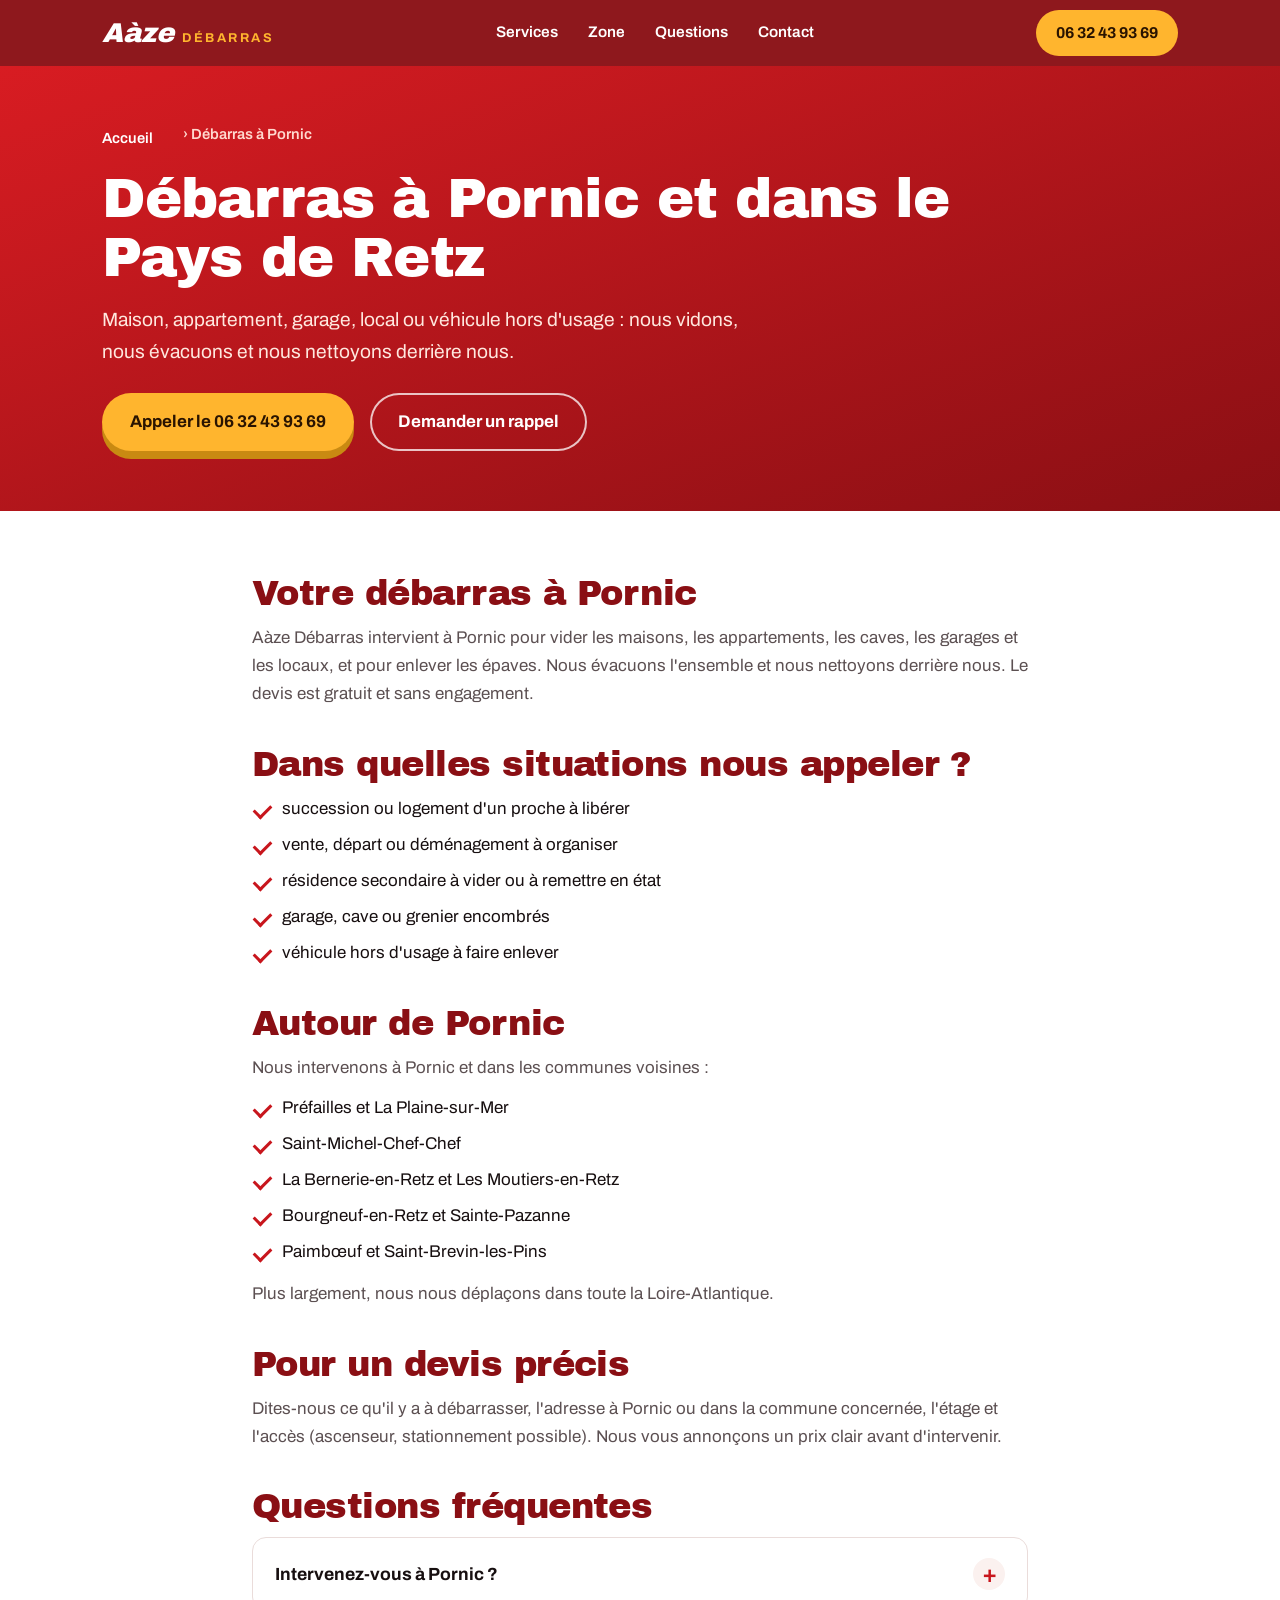
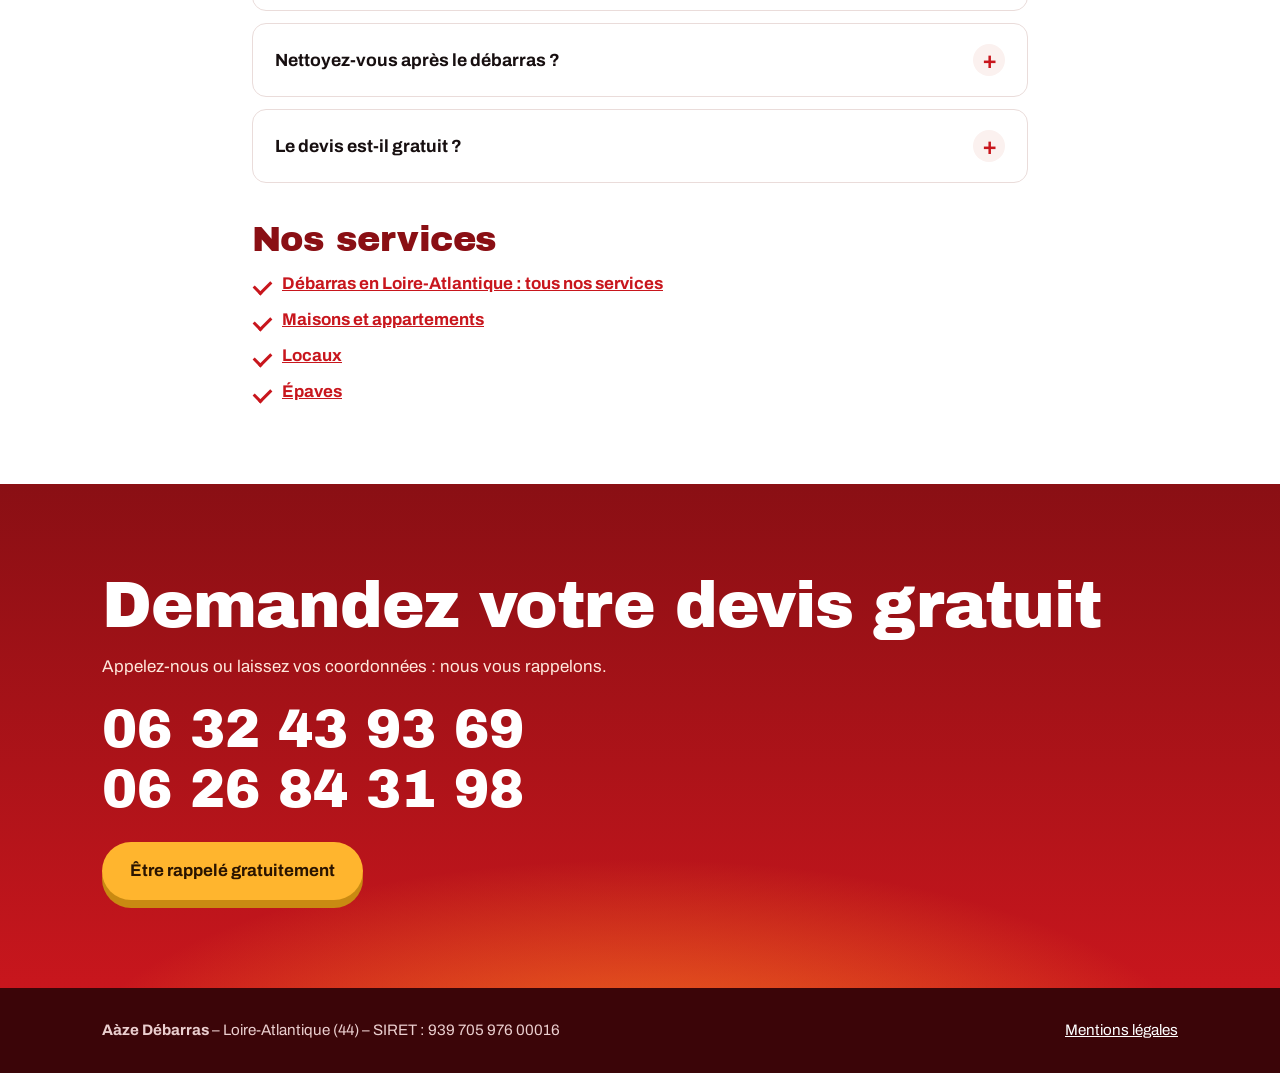
<file: debarras-pornic.html>
<!DOCTYPE html>
<html lang="fr">
<head>
<meta charset="utf-8">
<meta name="viewport" content="width=device-width, initial-scale=1">
<title>Débarras à Pornic (44) : maison, local, épave | Aàze Débarras</title>
<meta name="description" content="Débarras à Pornic et alentours : maison, appartement, local, garage, épave. Nous évacuons et nous nettoyons derrière nous. Devis gratuit : 06 32 43 93 69.">
<meta name="robots" content="index, follow, max-image-preview:large">
<link rel="canonical" href="https://aaze-debarras.fr/debarras-pornic.html">
<meta name="theme-color" content="#8A0F14">
<meta property="og:type" content="website">
<meta property="og:locale" content="fr_FR">
<meta property="og:site_name" content="Aàze Débarras">
<meta property="og:title" content="Débarras à Pornic (44) : maison, local, épave | Aàze Débarras">
<meta property="og:description" content="Débarras à Pornic et alentours : maison, appartement, local, garage, épave. Nous évacuons et nous nettoyons derrière nous. Devis gratuit : 06 32 43 93 69.">
<meta property="og:url" content="https://aaze-debarras.fr/debarras-pornic.html">
<meta property="og:image" content="https://aaze-debarras.fr/og-image.jpg">
<meta property="og:image:width" content="1200">
<meta property="og:image:height" content="630">
<meta name="twitter:card" content="summary_large_image">
<link rel="icon" href="favicon.ico" sizes="any">
<link rel="icon" type="image/png" sizes="48x48" href="favicon-48.png">
<link rel="icon" type="image/png" sizes="192x192" href="favicon.png">
<link rel="apple-touch-icon" href="apple-touch-icon.png">
<link rel="preconnect" href="https://fonts.googleapis.com">
<link rel="preconnect" href="https://fonts.gstatic.com" crossorigin>
<link rel="stylesheet" href="https://fonts.googleapis.com/css2?family=Archivo:wght@400;600;700;800&family=Archivo+Black&display=swap">
<link rel="stylesheet" href="style.css">
<script type="application/ld+json">{"@context": "https://schema.org", "@graph": [{"@type": "Service", "name": "Débarras à Pornic et dans le Pays de Retz", "serviceType": "Débarras", "url": "https://aaze-debarras.fr/debarras-pornic.html", "description": "Débarras à Pornic et alentours : maison, appartement, local, garage, épave. Nous évacuons et nous nettoyons derrière nous. Devis gratuit : 06 32 43 93 69.", "areaServed": [{"@type": "City", "name": "Pornic"}, {"@type": "AdministrativeArea", "name": "Loire-Atlantique"}], "provider": {"@id": "https://aaze-debarras.fr/#entreprise"}}, {"@type": "BreadcrumbList", "itemListElement": [{"@type": "ListItem", "position": 1, "name": "Accueil", "item": "https://aaze-debarras.fr/"}, {"@type": "ListItem", "position": 2, "name": "Débarras à Pornic", "item": "https://aaze-debarras.fr/debarras-pornic.html"}]}, {"@type": "FAQPage", "mainEntity": [{"@type": "Question", "name": "Intervenez-vous à Pornic ?", "acceptedAnswer": {"@type": "Answer", "text": "Oui, nous intervenons à Pornic et dans les communes voisines, ainsi que dans toute la Loire-Atlantique."}}, {"@type": "Question", "name": "Nettoyez-vous après le débarras ?", "acceptedAnswer": {"@type": "Answer", "text": "Oui, nous nettoyons derrière nous une fois tout évacué."}}, {"@type": "Question", "name": "Le devis est-il gratuit ?", "acceptedAnswer": {"@type": "Answer", "text": "Oui, le devis est gratuit et sans engagement."}}]}]}</script>
</head>
<body>
<header><div class="wrap bar"><a class="logo" href="index.html" aria-label="Aàze Débarras, accueil"><b>Aàze</b><span>Débarras</span></a><nav aria-label="Navigation principale"><a href="index.html#services">Services</a><a href="index.html#zone">Zone</a><a href="index.html#faq">Questions</a><a href="index.html#contact">Contact</a></nav><a class="btn head-tel" href="tel:+33632439369">06 32 43 93 69</a></div></header>
<main>
<div class="ph"><div class="wrap">
 <nav class="bc" aria-label="Fil d'Ariane"><a href="index.html">Accueil</a> › Débarras à Pornic</nav>
 <h1>Débarras à Pornic et dans le Pays de Retz</h1>
 <p class="lead">Maison, appartement, garage, local ou véhicule hors d'usage : nous vidons, nous évacuons et nous nettoyons derrière nous.</p>
 <div class="cta"><a class="btn" href="tel:+33632439369">Appeler le 06 32 43 93 69</a><a class="btn line" href="index.html#contact">Demander un rappel</a></div>
</div></div>
<section class="pc"><div class="wrap narrow">
<h2>Votre débarras à Pornic</h2>
<p>Aàze Débarras intervient à Pornic pour vider les maisons, les appartements, les caves, les garages et les locaux, et pour enlever les épaves. Nous évacuons l'ensemble et nous nettoyons derrière nous. Le devis est gratuit et sans engagement.</p>
<h2>Dans quelles situations nous appeler ?</h2>
<ul><li>succession ou logement d'un proche à libérer</li><li>vente, départ ou déménagement à organiser</li><li>résidence secondaire à vider ou à remettre en état</li><li>garage, cave ou grenier encombrés</li><li>véhicule hors d'usage à faire enlever</li></ul>
<h2>Autour de Pornic</h2>
<p>Nous intervenons à Pornic et dans les communes voisines :</p>
<ul><li>Préfailles et La Plaine-sur-Mer</li><li>Saint-Michel-Chef-Chef</li><li>La Bernerie-en-Retz et Les Moutiers-en-Retz</li><li>Bourgneuf-en-Retz et Sainte-Pazanne</li><li>Paimbœuf et Saint-Brevin-les-Pins</li></ul>
<p>Plus largement, nous nous déplaçons dans toute la Loire-Atlantique.</p>
<h2>Pour un devis précis</h2>
<p>Dites-nous ce qu'il y a à débarrasser, l'adresse à Pornic ou dans la commune concernée, l'étage et l'accès (ascenseur, stationnement possible). Nous vous annonçons un prix clair avant d'intervenir.</p>
<h2>Questions fréquentes</h2>
<details><summary>Intervenez-vous à Pornic ?</summary><p>Oui, nous intervenons à Pornic et dans les communes voisines, ainsi que dans toute la Loire-Atlantique.</p></details><details><summary>Nettoyez-vous après le débarras ?</summary><p>Oui, nous nettoyons derrière nous une fois tout évacué.</p></details><details><summary>Le devis est-il gratuit ?</summary><p>Oui, le devis est gratuit et sans engagement.</p></details>
<h2>Nos services</h2>
<ul class="oth"><li><a href="index.html">Débarras en Loire-Atlantique : tous nos services</a></li><li><a href="debarras-maison-appartement.html">Maisons et appartements</a></li><li><a href="debarras-local-cave-garage.html">Locaux</a></li><li><a href="enlevement-epave.html">Épaves</a></li></ul>
</div></section>
<section class="contact"><div class="wrap">
 <h2>Demandez votre devis gratuit</h2>
 <p>Appelez-nous ou laissez vos coordonnées : nous vous rappelons.</p>
 <div class="nums"><a href="tel:+33632439369">06 32 43 93 69</a><a href="tel:+33626843198">06 26 84 31 98</a></div>
 <a class="btn" href="index.html#contact">Être rappelé gratuitement</a>
</div></section>
</main>
<footer><div class="wrap"><div><strong>Aàze Débarras</strong> – Loire-Atlantique (44) – SIRET : 939 705 976 00016</div><div><a href="mentions-legales.html">Mentions légales</a></div></div></footer>
<div class="callbar"><a href="tel:+33632439369">Appeler le 06 32 43 93 69</a></div>
</body>
</html>
</file>
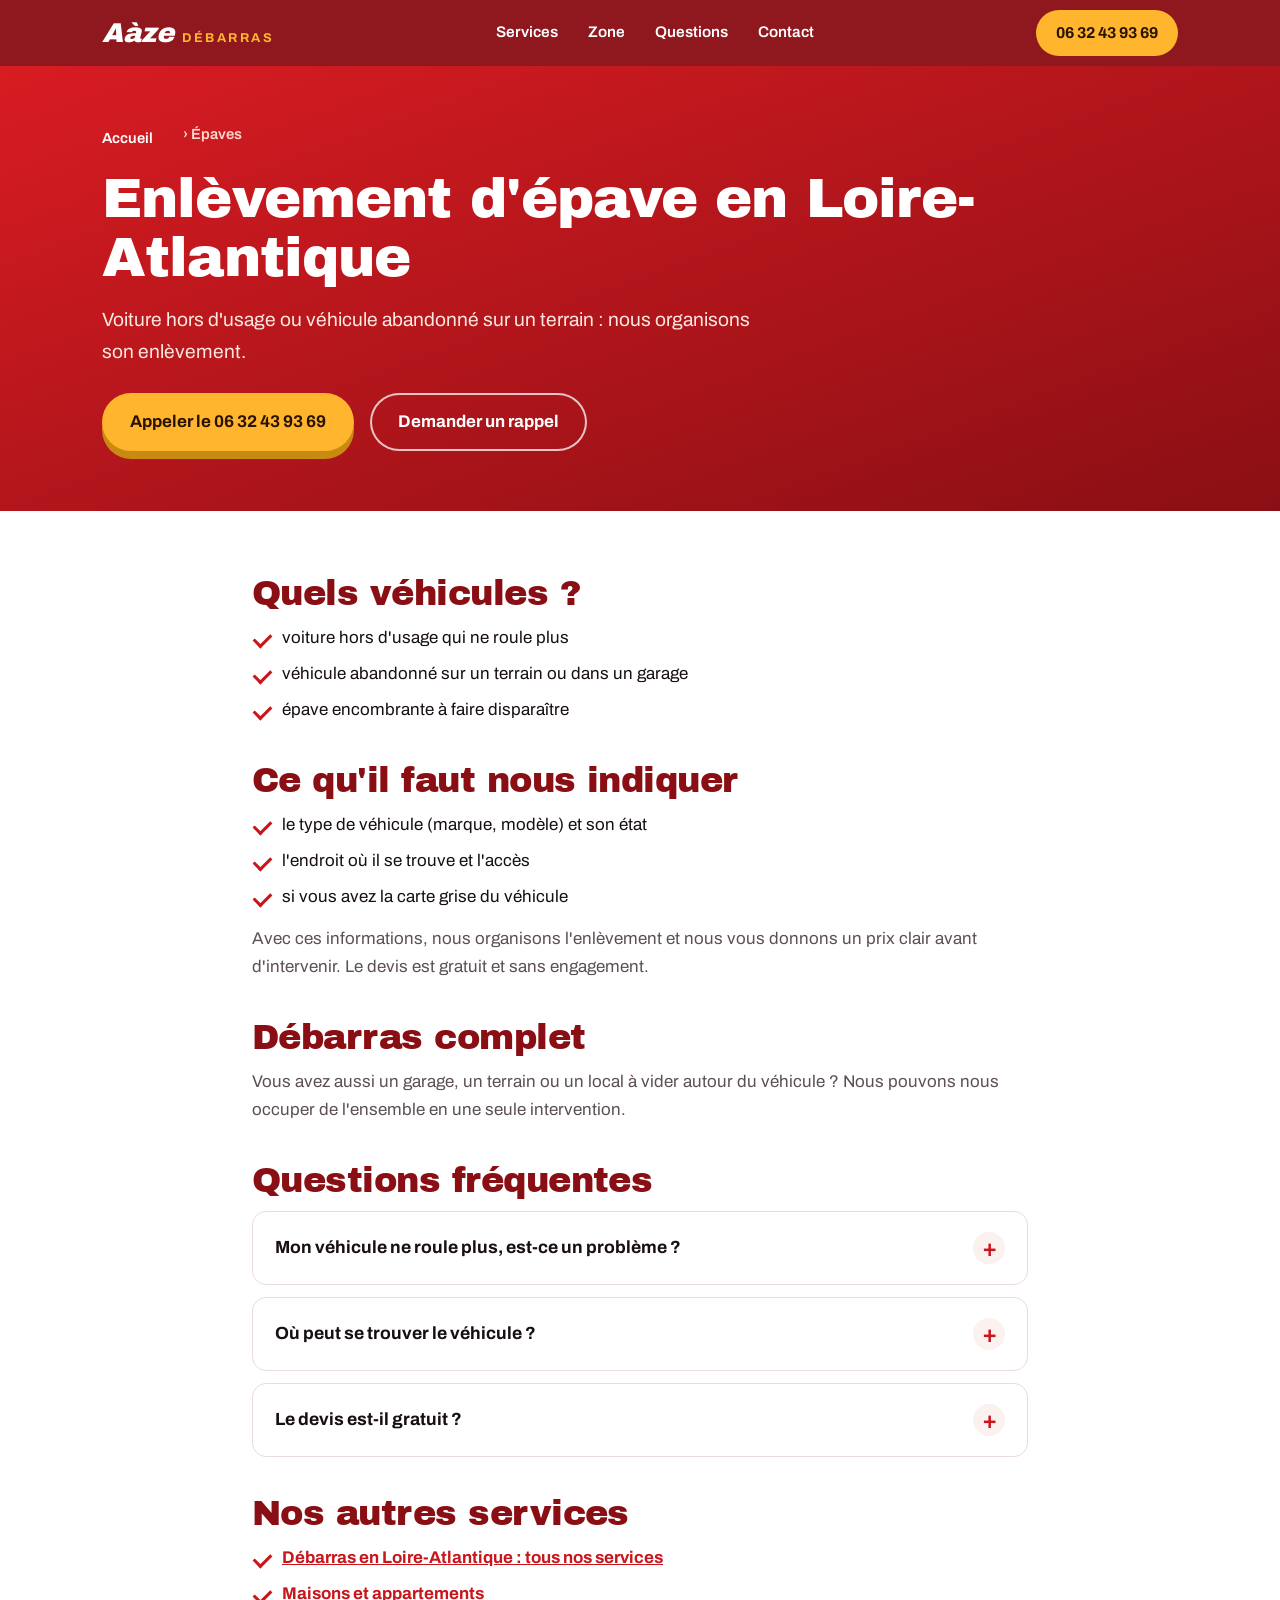
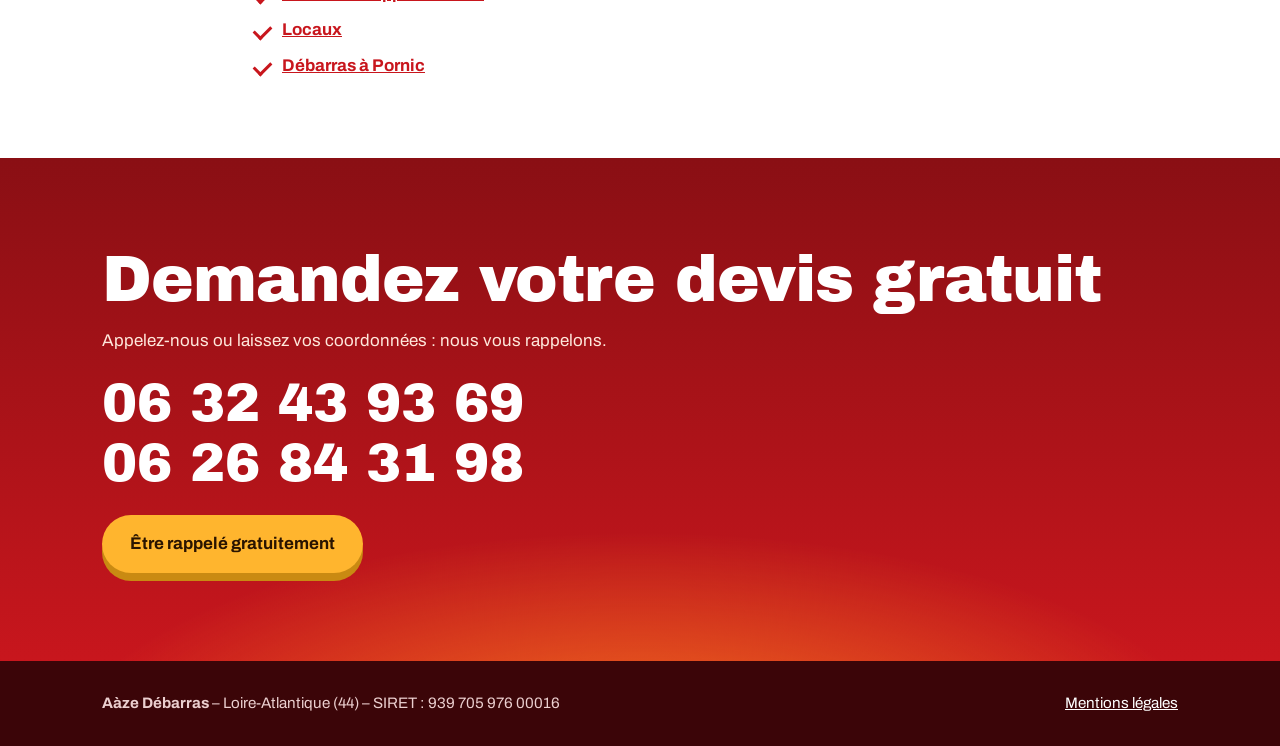
<file: enlevement-epave.html>
<!DOCTYPE html>
<html lang="fr">
<head>
<meta charset="utf-8">
<meta name="viewport" content="width=device-width, initial-scale=1">
<title>Enlèvement d'épave en Loire-Atlantique | Aàze Débarras</title>
<meta name="description" content="Enlèvement d'épave de voiture ou de véhicule hors d'usage en Loire-Atlantique. Appelez Aàze Débarras pour organiser l'enlèvement. Devis gratuit.">
<meta name="robots" content="index, follow, max-image-preview:large">
<link rel="canonical" href="https://aaze-debarras.fr/enlevement-epave.html">
<meta name="theme-color" content="#8A0F14">
<meta property="og:type" content="website">
<meta property="og:locale" content="fr_FR">
<meta property="og:site_name" content="Aàze Débarras">
<meta property="og:title" content="Enlèvement d'épave en Loire-Atlantique | Aàze Débarras">
<meta property="og:description" content="Enlèvement d'épave de voiture ou de véhicule hors d'usage en Loire-Atlantique. Appelez Aàze Débarras pour organiser l'enlèvement. Devis gratuit.">
<meta property="og:url" content="https://aaze-debarras.fr/enlevement-epave.html">
<meta property="og:image" content="https://aaze-debarras.fr/og-image.jpg">
<meta property="og:image:width" content="1200">
<meta property="og:image:height" content="630">
<meta name="twitter:card" content="summary_large_image">
<link rel="icon" href="favicon.ico" sizes="any">
<link rel="icon" type="image/png" sizes="48x48" href="favicon-48.png">
<link rel="icon" type="image/png" sizes="192x192" href="favicon.png">
<link rel="apple-touch-icon" href="apple-touch-icon.png">
<link rel="preconnect" href="https://fonts.googleapis.com">
<link rel="preconnect" href="https://fonts.gstatic.com" crossorigin>
<link rel="stylesheet" href="https://fonts.googleapis.com/css2?family=Archivo:wght@400;600;700;800&family=Archivo+Black&display=swap">
<link rel="stylesheet" href="style.css">
<script type="application/ld+json">{"@context": "https://schema.org", "@graph": [{"@type": "Service", "name": "Enlèvement d'épave en Loire-Atlantique", "serviceType": "Épaves", "url": "https://aaze-debarras.fr/enlevement-epave.html", "description": "Enlèvement d'épave de voiture ou de véhicule hors d'usage en Loire-Atlantique. Appelez Aàze Débarras pour organiser l'enlèvement. Devis gratuit.", "areaServed": {"@type": "AdministrativeArea", "name": "Loire-Atlantique"}, "provider": {"@id": "https://aaze-debarras.fr/#entreprise"}}, {"@type": "BreadcrumbList", "itemListElement": [{"@type": "ListItem", "position": 1, "name": "Accueil", "item": "https://aaze-debarras.fr/"}, {"@type": "ListItem", "position": 2, "name": "Épaves", "item": "https://aaze-debarras.fr/enlevement-epave.html"}]}, {"@type": "FAQPage", "mainEntity": [{"@type": "Question", "name": "Mon véhicule ne roule plus, est-ce un problème ?", "acceptedAnswer": {"@type": "Answer", "text": "Non, précisez-le simplement lors de votre appel afin que nous organisions l'enlèvement."}}, {"@type": "Question", "name": "Où peut se trouver le véhicule ?", "acceptedAnswer": {"@type": "Answer", "text": "Dans un garage, sur un terrain ou un parking : indiquez-nous l'emplacement et l'accès."}}, {"@type": "Question", "name": "Le devis est-il gratuit ?", "acceptedAnswer": {"@type": "Answer", "text": "Oui, il est gratuit et sans engagement."}}]}]}</script>
</head>
<body>
<header><div class="wrap bar"><a class="logo" href="index.html" aria-label="Aàze Débarras, accueil"><b>Aàze</b><span>Débarras</span></a><nav aria-label="Navigation principale"><a href="index.html#services">Services</a><a href="index.html#zone">Zone</a><a href="index.html#faq">Questions</a><a href="index.html#contact">Contact</a></nav><a class="btn head-tel" href="tel:+33632439369">06 32 43 93 69</a></div></header>
<main>
<div class="ph"><div class="wrap">
 <nav class="bc" aria-label="Fil d'Ariane"><a href="index.html">Accueil</a> › Épaves</nav>
 <h1>Enlèvement d'épave en Loire-Atlantique</h1>
 <p class="lead">Voiture hors d'usage ou véhicule abandonné sur un terrain : nous organisons son enlèvement.</p>
 <div class="cta"><a class="btn" href="tel:+33632439369">Appeler le 06 32 43 93 69</a><a class="btn line" href="index.html#contact">Demander un rappel</a></div>
</div></div>
<section class="pc"><div class="wrap narrow">
<h2>Quels véhicules ?</h2>
<ul><li>voiture hors d'usage qui ne roule plus</li><li>véhicule abandonné sur un terrain ou dans un garage</li><li>épave encombrante à faire disparaître</li></ul>
<h2>Ce qu'il faut nous indiquer</h2>
<ul><li>le type de véhicule (marque, modèle) et son état</li><li>l'endroit où il se trouve et l'accès</li><li>si vous avez la carte grise du véhicule</li></ul>
<p>Avec ces informations, nous organisons l'enlèvement et nous vous donnons un prix clair avant d'intervenir. Le devis est gratuit et sans engagement.</p>
<h2>Débarras complet</h2>
<p>Vous avez aussi un garage, un terrain ou un local à vider autour du véhicule ? Nous pouvons nous occuper de l'ensemble en une seule intervention.</p>
<h2>Questions fréquentes</h2>
<details><summary>Mon véhicule ne roule plus, est-ce un problème ?</summary><p>Non, précisez-le simplement lors de votre appel afin que nous organisions l'enlèvement.</p></details><details><summary>Où peut se trouver le véhicule ?</summary><p>Dans un garage, sur un terrain ou un parking : indiquez-nous l'emplacement et l'accès.</p></details><details><summary>Le devis est-il gratuit ?</summary><p>Oui, il est gratuit et sans engagement.</p></details>
<h2>Nos autres services</h2>
<ul class="oth"><li><a href="index.html">Débarras en Loire-Atlantique : tous nos services</a></li><li><a href="debarras-maison-appartement.html">Maisons et appartements</a></li><li><a href="debarras-local-cave-garage.html">Locaux</a></li><li><a href="debarras-pornic.html">Débarras à Pornic</a></li></ul>
</div></section>
<section class="contact"><div class="wrap">
 <h2>Demandez votre devis gratuit</h2>
 <p>Appelez-nous ou laissez vos coordonnées : nous vous rappelons.</p>
 <div class="nums"><a href="tel:+33632439369">06 32 43 93 69</a><a href="tel:+33626843198">06 26 84 31 98</a></div>
 <a class="btn" href="index.html#contact">Être rappelé gratuitement</a>
</div></section>
</main>
<footer><div class="wrap"><div><strong>Aàze Débarras</strong> – Loire-Atlantique (44) – SIRET : 939 705 976 00016</div><div><a href="mentions-legales.html">Mentions légales</a></div></div></footer>
<div class="callbar"><a href="tel:+33632439369">Appeler le 06 32 43 93 69</a></div>
</body>
</html>
</file>
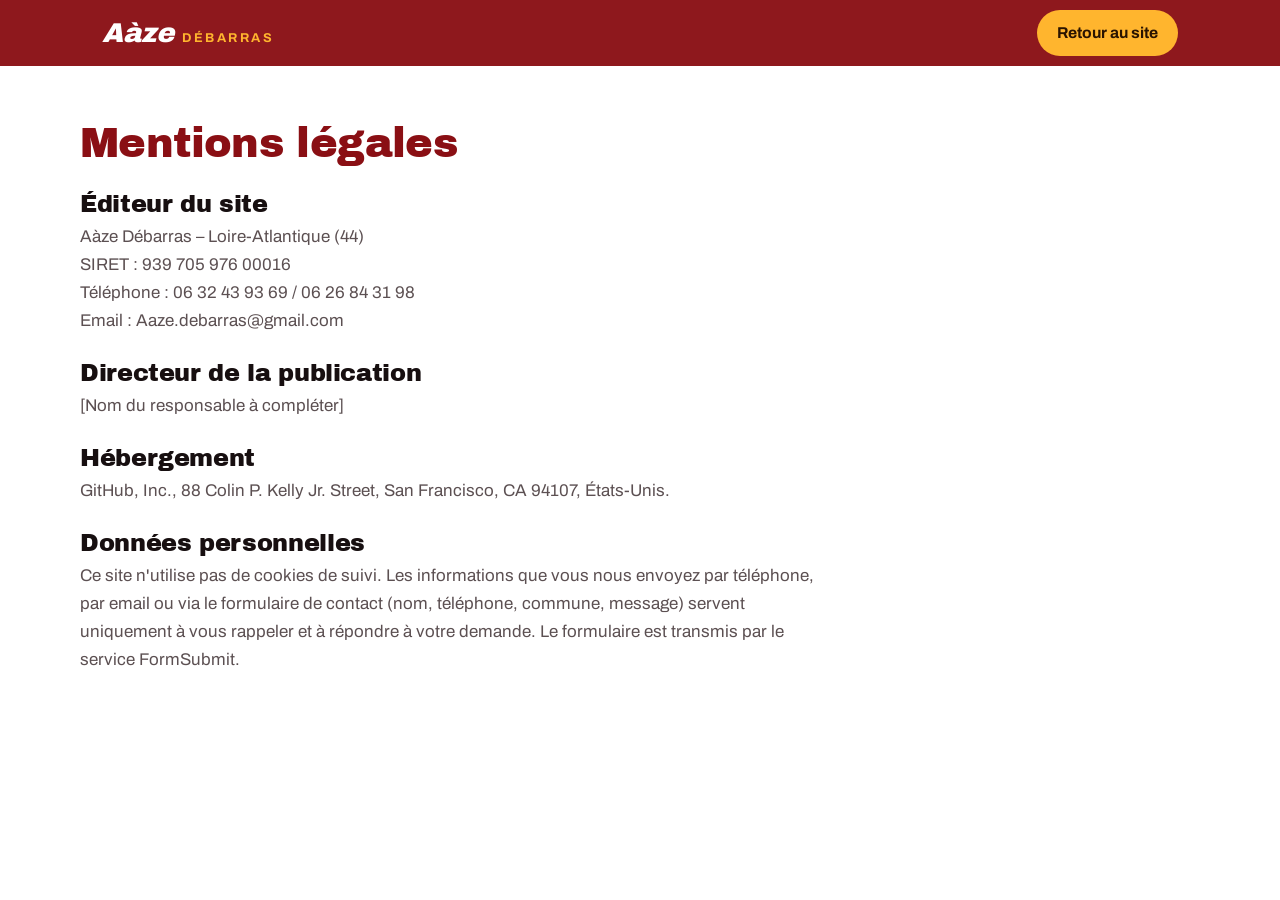
<file: mentions-legales.html>
<!DOCTYPE html>
<html lang="fr">
<head>
<meta charset="utf-8">
<meta name="viewport" content="width=device-width, initial-scale=1">
<title>Mentions légales | Aàze Débarras</title>
<meta name="robots" content="noindex, follow">
<link rel="canonical" href="https://aaze-debarras.fr/mentions-legales.html">
<link rel="icon" href="favicon.ico" sizes="any">
<link rel="icon" type="image/png" sizes="48x48" href="favicon-48.png">
<link rel="icon" type="image/png" sizes="192x192" href="favicon.png">
<link rel="apple-touch-icon" href="apple-touch-icon.png">
<link rel="stylesheet" href="https://fonts.googleapis.com/css2?family=Archivo:wght@400;600;700;800&family=Archivo+Black&display=swap">
<link rel="stylesheet" href="style.css">
</head>
<body style="padding-bottom:0">
<header><div class="wrap bar"><a class="logo" href="index.html"><b>Aàze</b><span>Débarras</span></a><a class="btn head-tel" href="index.html">Retour au site</a></div></header>
<main class="legal wrap">
<h1>Mentions légales</h1>
<h2>Éditeur du site</h2>
<p>Aàze Débarras – Loire-Atlantique (44)<br>SIRET : 939 705 976 00016<br>Téléphone : 06 32 43 93 69 / 06 26 84 31 98<br>Email : Aaze.debarras@gmail.com</p>
<h2>Directeur de la publication</h2>
<p>[Nom du responsable à compléter]</p>
<h2>Hébergement</h2>
<p>GitHub, Inc., 88 Colin P. Kelly Jr. Street, San Francisco, CA 94107, États-Unis.</p>
<h2>Données personnelles</h2>
<p>Ce site n'utilise pas de cookies de suivi. Les informations que vous nous envoyez par téléphone, par email ou via le formulaire de contact (nom, téléphone, commune, message) servent uniquement à vous rappeler et à répondre à votre demande. Le formulaire est transmis par le service FormSubmit.</p>
</main>
</body>
</html>
</file>
<file: style.css>
:root{--red:#C8161D;--red-d:#8A0F14;--red-x:#3B0508;--am:#FFB52E;--ink:#170F10;--mut:#5C5052;--line:#EADCDA;--soft:#FBF1EF;--w:1120px;--ease:cubic-bezier(.2,.7,.2,1)}
*{box-sizing:border-box;margin:0;padding:0}
html{scroll-behavior:smooth;scroll-padding-top:76px}
body{font-family:"Archivo",system-ui,-apple-system,"Segoe UI",Roboto,Arial,sans-serif;color:var(--ink);line-height:1.65;font-size:1.06rem;background:#fff;padding-bottom:60px;overflow-x:hidden}
h1,h2,h3{font-family:"Archivo Black","Archivo",Impact,sans-serif;font-weight:400;line-height:1.05;letter-spacing:-.015em}
a{color:inherit}
:focus-visible{outline:3px solid var(--am);outline-offset:3px}
.wrap{max-width:var(--w);margin:0 auto;padding:0 22px}
.skip{position:absolute;left:-999px}.skip:focus{left:12px;top:12px;background:#fff;padding:8px 12px;z-index:99}
.btn{display:inline-flex;align-items:center;gap:10px;text-decoration:none;font-weight:700;padding:15px 28px;border-radius:999px;background:var(--am);color:#2A1400;transition:transform .25s var(--ease),box-shadow .25s,background .2s;box-shadow:0 8px 0 #C98A12}
.btn:hover{transform:translateY(-3px);box-shadow:0 11px 0 #C98A12;background:#FFC456}
.btn:active{transform:translateY(4px);box-shadow:0 3px 0 #C98A12}
.btn.line{background:transparent;color:#fff;box-shadow:inset 0 0 0 2px rgba(255,255,255,.75)}
.btn.line:hover{background:rgba(255,255,255,.14);box-shadow:inset 0 0 0 2px #fff;transform:translateY(-3px)}

/* révélation au scroll */
.js .rv{opacity:0;transform:translateY(34px);transition:opacity .8s var(--ease),transform .8s var(--ease);transition-delay:var(--d,0s)}
.js .rv.in{opacity:1;transform:none}

/* en-tête */
header{position:sticky;top:0;z-index:30;background:rgba(138,15,20,.96);backdrop-filter:blur(8px);color:#fff;transition:box-shadow .3s}
header.sc{box-shadow:0 6px 24px rgba(40,0,0,.35)}
.bar{display:flex;align-items:center;justify-content:space-between;gap:14px;height:66px;transition:height .3s}
header.sc .bar{height:58px}
.logo{text-decoration:none;display:flex;align-items:baseline;gap:8px}
.logo b{font-family:"Archivo Black",sans-serif;font-weight:400;font-size:1.7rem;font-style:italic}
.logo span{font-weight:700;font-size:.8rem;letter-spacing:.2em;text-transform:uppercase;color:var(--am)}
nav{display:none;gap:30px;font-weight:600;font-size:.96rem}
nav a{text-decoration:none;position:relative;padding:4px 0}
nav a::after{content:"";position:absolute;left:0;right:0;bottom:-2px;height:2px;background:var(--am);transform:scaleX(0);transform-origin:left;transition:transform .3s var(--ease)}
nav a:hover::after{transform:scaleX(1)}
.head-tel{padding:10px 20px;font-size:.98rem;box-shadow:none}
.head-tel:hover{box-shadow:none;transform:translateY(-2px)}

/* hero */
.hero{position:relative;overflow:hidden;color:#fff;background:linear-gradient(160deg,#D81C22 0,#B3121A 50%,#7C0C12 100%)}
.hero::before,.hero::after{content:"";position:absolute;border-radius:50%;pointer-events:none;filter:blur(10px)}
.hero::before{width:640px;height:640px;left:-220px;bottom:-300px;background:radial-gradient(circle,rgba(255,181,46,.55),transparent 65%);animation:drift 14s ease-in-out infinite alternate}
.hero::after{width:520px;height:520px;right:-160px;top:-200px;background:radial-gradient(circle,rgba(255,120,60,.45),transparent 65%);animation:drift 11s ease-in-out infinite alternate-reverse}
@keyframes drift{to{transform:translate(70px,-40px) scale(1.15)}}
.hero .wrap{position:relative;z-index:1;display:grid;gap:40px;padding-top:56px;padding-bottom:70px;align-items:center}
.hero h1{font-size:clamp(2.7rem,9vw,5.2rem);text-shadow:0 4px 0 rgba(60,0,0,.35)}
.hero h1 .l{display:block;overflow:hidden;padding-bottom:.08em}
.hero h1 .l>span{display:block;transform:translateY(110%);animation:up .9s var(--ease) forwards}
.hero h1 .l:nth-child(2)>span{animation-delay:.12s}
.hero h1 .l:nth-child(3)>span{animation-delay:.24s;color:var(--am)}
@keyframes up{to{transform:none}}
.hero p.lead{font-size:1.2rem;max-width:30em;margin-top:22px;color:#FFE8DF;opacity:0;animation:fade .8s .55s var(--ease) forwards}
.cta{display:flex;flex-wrap:wrap;gap:16px;margin-top:32px;opacity:0;animation:fade .8s .7s var(--ease) forwards}
@keyframes fade{from{transform:translateY(16px)}to{opacity:1;transform:none}}
.room{width:100%;height:auto;border-radius:20px;box-shadow:0 30px 60px rgba(50,0,0,.5);opacity:0;animation:fade 1s .5s var(--ease) forwards}
.it{animation:out 9s ease-in infinite}
.it.b{animation-delay:.3s}.it.c{animation-delay:.6s}.it.d{animation-delay:.9s}
@keyframes out{0%,14%{transform:none;opacity:1}34%{transform:translateX(580px);opacity:1}35%{transform:translateX(580px);opacity:0}90%{transform:none;opacity:0}100%{transform:none;opacity:1}}
.done{animation:done 9s infinite;opacity:0}
@keyframes done{0%,46%{opacity:0;transform:translateY(8px)}56%,84%{opacity:1;transform:none}94%,100%{opacity:0}}
.sp{opacity:0;transform-box:fill-box;transform-origin:center;animation:glint 9s infinite}
.sp.b{animation-delay:.35s}.sp.c{animation-delay:.7s}.sp.d{animation-delay:1.05s}
@keyframes glint{0%,44%{opacity:0;transform:scale(0) rotate(0)}54%{opacity:1;transform:scale(1.2) rotate(40deg)}66%{opacity:1;transform:scale(.8) rotate(90deg)}78%,100%{opacity:0;transform:scale(0) rotate(140deg)}}
.shine{animation:shine 9s infinite;opacity:0}
@keyframes shine{0%,44%{opacity:0}56%,84%{opacity:1}96%,100%{opacity:0}}

/* bandeau défilant */
.marq{background:var(--ink);color:#fff;overflow:hidden;white-space:nowrap;padding:16px 0;font-family:"Archivo Black",sans-serif;font-size:1.15rem;text-transform:uppercase;letter-spacing:.04em}
.marq div{display:inline-block;animation:mq 32s linear infinite}
.marq:hover div{animation-play-state:paused}
.marq span{display:inline-block;padding:0 26px}
.marq span::after{content:"";display:inline-block;width:9px;height:9px;background:var(--red);margin-left:52px;transform:rotate(45deg)}
@keyframes mq{to{transform:translateX(-50%)}}

section{padding:88px 0}
.soft{background:var(--soft)}
h2.t{font-size:clamp(2.1rem,5.6vw,3.5rem);color:var(--red-d);margin-bottom:12px}
.intro{color:var(--mut);max-width:40em;margin-bottom:44px}

/* services */
.list{border-top:3px solid var(--ink)}
.svc{display:grid;grid-template-columns:auto 1fr;gap:4px 22px;padding:28px 18px;border-bottom:1px solid var(--line);position:relative;overflow:hidden;transition:color .35s,padding .4s var(--ease)}
.svc::before{content:"";position:absolute;inset:0;background:var(--red);transform:scaleY(0);transform-origin:bottom;transition:transform .45s var(--ease);z-index:-1}
.svc:hover{color:#fff;padding-left:30px}
.svc:hover::before{transform:scaleY(1)}
.svc:hover p{color:#FFE3DC}
.svc .n{font-family:"Archivo Black",sans-serif;font-size:1.5rem;color:var(--red);grid-row:span 2;line-height:1.1;transition:color .35s}
.svc:hover .n{color:var(--am)}
.svc h3{font-size:clamp(1.4rem,3.4vw,2rem)}
.svc p{color:var(--mut);max-width:40em;transition:color .35s}
.list{position:relative;z-index:0}

/* bannière */
.ban{position:relative;border-radius:18px;overflow:hidden;margin-top:56px;box-shadow:0 20px 44px rgba(90,10,10,.25)}
.ban img{display:block;width:100%;height:auto;transform:scale(1.14);transition:transform 1.6s var(--ease)}
.ban.in img{transform:scale(1)}
.ban p{position:absolute;left:0;right:0;bottom:0;padding:50px 24px 20px;background:linear-gradient(transparent,rgba(40,0,0,.85));color:#fff;font-family:"Archivo Black",sans-serif;font-size:clamp(1.2rem,3.6vw,2rem)}

/* nettoyage */
.clean{background:linear-gradient(160deg,var(--red-d),var(--red-x));color:#fff;position:relative;overflow:hidden}
.clean .wrap{position:relative;display:grid;gap:34px;align-items:center}
.clean h2{font-size:clamp(2.2rem,6vw,3.8rem);margin-bottom:16px}
.clean h2 em{font-style:normal;color:var(--am)}
.clean p{color:#FFD9CF;max-width:32em}
.clean ul{list-style:none;display:grid;gap:14px}
.clean li{display:flex;gap:16px;align-items:center;background:rgba(255,255,255,.08);border:1px solid rgba(255,255,255,.14);border-radius:14px;padding:18px 20px;font-weight:700;font-size:1.1rem}
.clean li svg{flex:none;width:34px;height:34px}
.clean li svg path{stroke-dasharray:30;stroke-dashoffset:30;transition:stroke-dashoffset .8s .4s var(--ease)}
.clean .in li svg path,.clean li.in svg path{stroke-dashoffset:0}
.star{position:absolute;color:var(--am);opacity:.8;animation:tw 3.2s ease-in-out infinite}
.star:nth-of-type(2){animation-delay:1s}.star:nth-of-type(3){animation-delay:2s}
@keyframes tw{0%,100%{transform:scale(.4) rotate(0);opacity:.2}50%{transform:scale(1) rotate(45deg);opacity:1}}

/* étapes */
ol.steps{list-style:none;display:grid;gap:34px;position:relative}
ol.steps li{position:relative;padding-top:20px}
ol.steps li::before{content:"";position:absolute;left:0;top:0;height:4px;width:100%;background:var(--red);transform:scaleX(0);transform-origin:left;transition:transform 1s var(--ease);transition-delay:calc(var(--d,0s) + .2s)}
ol.steps li.in::before{transform:scaleX(1)}
ol.steps li::after{content:attr(data-n);display:block;font-family:"Archivo Black",sans-serif;font-size:3.6rem;line-height:1;color:transparent;-webkit-text-stroke:2px var(--red);margin-bottom:6px}
ol.steps h3{font-size:1.5rem;margin-bottom:6px}
ol.steps p{color:var(--mut)}

/* zone */
.zones p{max-width:40em;color:var(--mut)}
.chips{list-style:none;display:flex;flex-wrap:wrap;gap:10px;margin:24px 0}
.chips li{padding:9px 18px;border-radius:999px;background:#fff;border:1.5px solid var(--line);font-weight:600;transition:all .25s var(--ease)}
.chips li:hover{background:var(--red);border-color:var(--red);color:#fff;transform:translateY(-3px) rotate(-2deg)}

/* faq */
details{background:#fff;border:1px solid var(--line);border-radius:14px;margin-bottom:12px;transition:box-shadow .3s,border-color .3s}
details[open]{border-color:var(--red);box-shadow:0 10px 26px rgba(160,20,25,.12)}
summary{cursor:pointer;font-weight:700;font-size:1.1rem;list-style:none;display:flex;justify-content:space-between;align-items:center;gap:16px;padding:20px 22px}
summary::-webkit-details-marker{display:none}
summary::after{content:"+";flex:none;width:32px;height:32px;border-radius:50%;background:var(--soft);color:var(--red);display:grid;place-items:center;font-size:1.5rem;line-height:1;transition:transform .35s var(--ease),background .3s,color .3s}
details[open] summary::after{transform:rotate(135deg);background:var(--red);color:#fff}
details p{padding:0 22px 20px;color:var(--mut);animation:fade .45s var(--ease) both}

/* contact */
.contact{position:relative;overflow:hidden;color:#fff;text-align:center;background:radial-gradient(ellipse 70% 70% at 50% 120%,#FFB52E 0,rgba(245,120,30,.6) 25%,transparent 65%),linear-gradient(180deg,var(--red-d),var(--red))}
.contact h2{font-size:clamp(2.3rem,6.5vw,4rem);margin-bottom:14px}
.contact p{color:#FFE8DC;max-width:32em;margin:0 auto}
.nums{display:grid;gap:2px;margin:28px 0 34px}
.nums a{font-family:"Archivo Black",sans-serif;font-size:clamp(2.4rem,9.5vw,4.8rem);text-decoration:none;line-height:1.1;transition:color .25s,transform .35s var(--ease)}
.nums a:hover{color:var(--am);transform:scale(1.04)}
.pulse{position:relative}
.pulse::after{content:"";position:absolute;inset:0;border-radius:999px;border:3px solid var(--am);animation:ring 2.2s ease-out infinite}
@keyframes ring{from{opacity:.9;transform:scale(1)}to{opacity:0;transform:scale(1.35)}}

footer{background:var(--red-x);color:#EBCFCF;padding:30px 0;font-size:.95rem}
footer .wrap{display:grid;gap:8px;text-align:center}
footer a{color:#fff}

.callbar{position:fixed;left:12px;right:12px;bottom:12px;z-index:40}
.callbar a{display:flex;justify-content:center;background:var(--am);color:#2A1400;text-decoration:none;font-weight:800;padding:16px;border-radius:999px;box-shadow:0 8px 24px rgba(0,0,0,.35);animation:bob 3s ease-in-out infinite}
@keyframes bob{50%{transform:translateY(-4px)}}

.legal{padding:56px 0}.legal h1{font-size:2.6rem;color:var(--red-d);margin-bottom:20px}.legal h2{font-size:1.5rem;margin:26px 0 6px;color:var(--ink)}.legal p{max-width:44em;color:var(--mut)}

@media(min-width:860px){
 nav{display:flex}body{padding-bottom:0}.callbar{display:none}
 .hero .wrap{grid-template-columns:1.1fr 1fr;gap:56px;padding-top:80px;padding-bottom:96px}
 .svc{grid-template-columns:70px 1fr 1.2fr;align-items:center;gap:0 24px;padding:34px 24px}
 .svc .n{grid-row:auto}
 .clean .wrap{grid-template-columns:1.1fr 1fr;gap:70px}
 ol.steps{grid-template-columns:repeat(4,1fr);gap:30px}
 footer .wrap{grid-template-columns:1fr auto;text-align:left}
}
@media(prefers-reduced-motion:reduce){
 html{scroll-behavior:auto}
 *,*::before,*::after{animation:none!important;transition:none!important}
 .js .rv{opacity:1;transform:none}
 .hero h1 .l>span{transform:none}.hero p.lead,.cta,.room{opacity:1}
 .done{opacity:1}
}

/* contact + formulaire */
.contact{text-align:left}
.contact p{margin:0}
.cgrid{display:grid;gap:40px;align-items:center}
.contact .nums{margin:22px 0 14px}
.contact .nums a{font-size:clamp(2.1rem,8vw,3.3rem)}
.mailink{display:inline-block;font-weight:700;font-size:1.15rem;color:#fff;text-underline-offset:5px}
.mailink:hover{color:var(--am)}
.form{background:#fff;color:var(--ink);border-radius:20px;padding:28px 24px;box-shadow:0 26px 50px rgba(50,0,0,.4);display:grid;gap:14px}
.form h3{font-size:1.6rem;color:var(--red-d)}
.form label{display:grid;gap:6px;font-weight:700;font-size:.92rem}
.form input,.form select,.form textarea{width:100%;font:inherit;font-weight:400;color:var(--ink);padding:13px 14px;border:1.5px solid var(--line);border-radius:10px;background:#fff;transition:border-color .2s,box-shadow .2s}
.form input:focus,.form select:focus,.form textarea:focus{outline:none;border-color:var(--red);box-shadow:0 0 0 4px rgba(200,22,29,.15)}
.form textarea{resize:vertical}
.f2{display:grid;gap:14px}
.form .btn{justify-content:center;border:0;cursor:pointer;font:inherit;font-weight:800;margin-top:4px}
.form .btn:disabled{opacity:.7;cursor:default;transform:none}
.form .ok{color:#14702B;font-weight:700;background:#E8F6EC;border-radius:10px;padding:12px 14px}
.form .ko{color:var(--red-d);font-weight:700;background:#FDE8E7;border-radius:10px;padding:12px 14px}
@media(min-width:860px){.cgrid{grid-template-columns:1fr 1.05fr;gap:64px}.f2{grid-template-columns:1fr 1fr}.form{padding:34px 32px}}

/* zone carte */
.zone{background:linear-gradient(170deg,var(--red-d),var(--red-x));color:#fff}
.zgrid{display:grid;gap:30px}
.zt h2{font-size:clamp(2.1rem,5.6vw,3.5rem);margin-bottom:12px}
.zt p{color:#FFD9CF;max-width:30em}
.zm{position:relative;background:#2A0407;border-radius:22px;padding:14px;box-shadow:0 26px 50px rgba(0,0,0,.4);background-image:radial-gradient(rgba(255,255,255,.1) 1px,transparent 1.3px);background-size:18px 18px}
.zsvg{display:block;width:100%;height:auto}
.zsvg .land{fill:#FFF1EC;stroke:#fff;stroke-width:2;stroke-linejoin:round}
.zsvg .loire{fill:none;stroke:#E9B6AC;stroke-width:5;stroke-linecap:round;stroke-linejoin:round}
.zsvg .sea-t{fill:#8C5A5D;font-style:italic;font-size:17px;letter-spacing:.06em}
.zsvg .pt{cursor:pointer;outline:none}
.zsvg .dt{fill:var(--red);stroke:#fff;stroke-width:2.5;transition:fill .2s}
.zsvg .pr{fill:none;stroke:var(--am);stroke-width:3;opacity:0;transform-box:fill-box;transform-origin:center}
.zsvg .pt.on .dt{fill:var(--am);stroke:var(--red-d)}
.zsvg .pt.on .pr{animation:ping 1.3s ease-out infinite}
@keyframes ping{from{opacity:1;transform:scale(1)}to{opacity:0;transform:scale(3)}}
.zsvg .lb{font:700 15px "Archivo",Arial,sans-serif;opacity:0;paint-order:stroke;stroke-width:4px;stroke-linejoin:round;transition:opacity .2s;pointer-events:none}
.zsvg .lb.land{fill:var(--red-x);stroke:#FFF1EC}
.zsvg .lb.sea{fill:#fff;stroke:#2A0407}
.zsvg .lb.show{opacity:.95}
.zsvg .lb.on,.zsvg .lb.land.on,.zsvg .lb.sea.on{opacity:1;fill:#fff;stroke:var(--red-d);stroke-width:7px}
.zsvg .lb{font-size:19px}
@media(min-width:860px){.zsvg .lb{font-size:15px}}
.zn{position:absolute;right:20px;bottom:14px;font-size:.8rem;color:#A77B7C}
.zl{display:grid;gap:26px}
.zg h3{font-size:1.25rem;color:var(--am);padding-bottom:8px;border-bottom:1px solid rgba(255,255,255,.2);margin-bottom:12px}
.zg ul{list-style:none;display:flex;flex-wrap:wrap;gap:8px}
.zg button{font:inherit;font-weight:600;color:#fff;background:rgba(255,255,255,.08);border:1.5px solid rgba(255,255,255,.22);border-radius:999px;padding:8px 16px;cursor:pointer;transition:background .2s,color .2s,transform .25s var(--ease),border-color .2s}
.zg button:hover,.zg button.on,.zg button:focus-visible{background:var(--am);color:#2A1400;border-color:var(--am);transform:translateY(-2px)}
.zo{color:#FFD9CF}
.zo a{color:#fff;font-weight:700}
@media(min-width:860px){
 .zgrid{grid-template-columns:1.05fr 1fr;gap:40px 64px;align-items:start}
 .zt{grid-column:1/-1}
 .zm{grid-row:2;position:sticky;top:96px;align-self:start}.zl{grid-row:2;align-self:start}
}

/* pages services */
.ph{background:linear-gradient(160deg,#D81C22,#8A0F14);color:#fff;padding:56px 0 60px}
.ph h1{font-size:clamp(2.1rem,6vw,3.5rem);max-width:17em}
.ph .lead{font-size:1.2rem;max-width:34em;margin-top:16px;color:#FFE8DF}
.ph .cta{margin-top:26px}
.bc{font-size:.92rem;margin-bottom:16px;color:#FFD9CF}.bc a{color:#fff}
.pc{padding:64px 0}.narrow{max-width:820px}
.pc h2{font-size:clamp(1.6rem,4vw,2.2rem);color:var(--red-d);margin:38px 0 12px}
.pc h2:first-child{margin-top:0}
.pc p{color:var(--mut);margin-bottom:12px}
.pc ul{list-style:none;display:grid;gap:8px;margin:8px 0 14px}
.pc li{padding-left:30px;position:relative}
.pc li::before{content:"";position:absolute;left:2px;top:.55em;width:14px;height:8px;border-left:3px solid var(--red);border-bottom:3px solid var(--red);transform:rotate(-45deg)}
.pc ul.oth a{font-weight:700;color:var(--red)}
.svc .more{font-weight:700;color:var(--red);white-space:nowrap;transition:color .3s}
.svc:hover .more{color:var(--am)}
.contact .nums{margin:20px 0 22px}

/* europe */
.eu{margin-top:56px;background:var(--am);color:#2A1400;border-radius:22px;padding:28px 26px;display:grid;gap:18px;align-items:center;justify-items:start;box-shadow:0 18px 40px rgba(0,0,0,.3)}
.eu h3{font-size:clamp(1.6rem,4vw,2.3rem);margin-bottom:6px}
.eu p{max-width:36em;font-weight:500}
.globe{width:96px;height:96px;flex:none}
.globe .mer{transform-origin:60px 60px;animation:spinm 7s linear infinite}
.globe .m2{animation-delay:-2.3s}.globe .m3{animation-delay:-4.6s}
@keyframes spinm{0%,100%{transform:scaleX(1)}50%{transform:scaleX(.06)}}
.globe .gpin{transform-box:fill-box;transform-origin:center;animation:gp 2s ease-in-out infinite}
@keyframes gp{50%{transform:scale(1.3)}}
.eu .eu-btn{background:#2A1400;color:#fff;box-shadow:0 6px 0 #000}
.eu .eu-btn:hover{background:#3d1f00;box-shadow:0 9px 0 #000}
@media(min-width:860px){.eu{grid-template-columns:auto 1fr auto;gap:30px;padding:30px 36px}.globe{width:110px;height:110px}}
/* fin europe */
</file>
